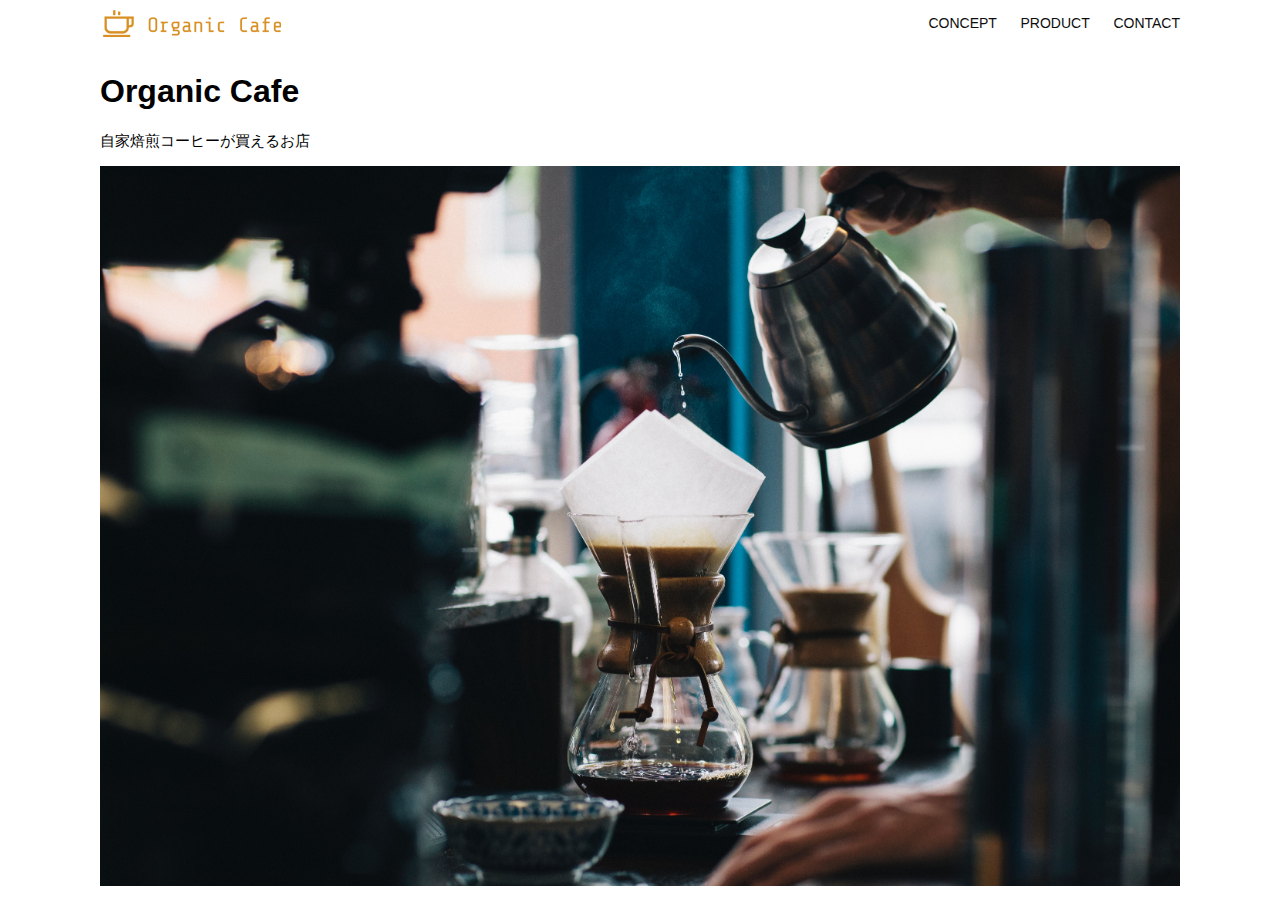
<file: kadai013/index.html>
<!DOCTYPE html>
<html>
  <head>
    <title>Organic Cafe</title>
    <meta charset="UTF-8" />
    <meta name="description" content="自家焙煎のコーヒーがお家で楽しめるOrganic Cafe"/>
    <meta name="viewport" content="width=device-width, initial-scale=1.0" />
    <link rel="stylesheet" href="style.css" />
  </head>
  <body>
    <!-- ヘッダー -->
    <header>
      <!-- ロゴ -->
      <a href="index.html" id="logo"><img src="images/logo.png" alt="トップページに戻る"/></a>

      <!-- PC用ナビゲーション -->
      <nav id="nav-pc">
        <a href="index.html#concept">CONCEPT</a>
        <a href="index.html#product">PRODUCT</a>
        <a href="index.html#contact">CONTACT</a>
      </nav>

      <!--SP用メニューボタン-->
        <img id="menu-sp" src="images/button-menu.png" alt="ナビゲーションを開く"
        onclick="document.getElementById('nav-sp').style.display = 'block'">

      <!--SP用ナビゲーション-->
      <nav id="nav-sp">
        <ul>
          <li>
            <img id="close" src="images/button-close.png" alt="ナビゲーションを閉じる"
            onclick="document.getElementById('nav-sp').style.display = 'none'">
          </li>
          <li>
            <a id="logo-sp" href="index.html" onclick="document.getElementById('nav-sp'),style.display = 'none'">
              <img src="images/logo-sp.png" alt="トップページに戻る">
            </a>
          </li>
          <li>
            <a class="menu" href="index.html#concept" onclick="document.getElementById('nav-sp').style.display = 'none'">CONCEPT</a>
          </li>
          <li>
            <a class="menu" href="index.html#product" onclick="document.getElementById('nav-sp').style.display = 'none'">PRODUCT</a>
          </li>
          <li>
            <a class="menu" href="index.html#contact" onclick="document.getElementById('nav-sp').style.display = 'none'">CONTACT</a>
          </li>
        </ul>
      </nav>
    </header>

    <main>
      <article>
        <!-- メインビジュアル -->
        <section id="main-visual">
          <div id="main-message">
            <h1>Organic Cafe</h1>
            <p>自家焙煎コーヒーが買えるお店</p>
          </div>
          <img src="images/main-image.jpg" alt="コーヒーをハンドドリップで淹れる画像"/>
        </section>
      </article>
    </main>
  </body>
</html>
</file>
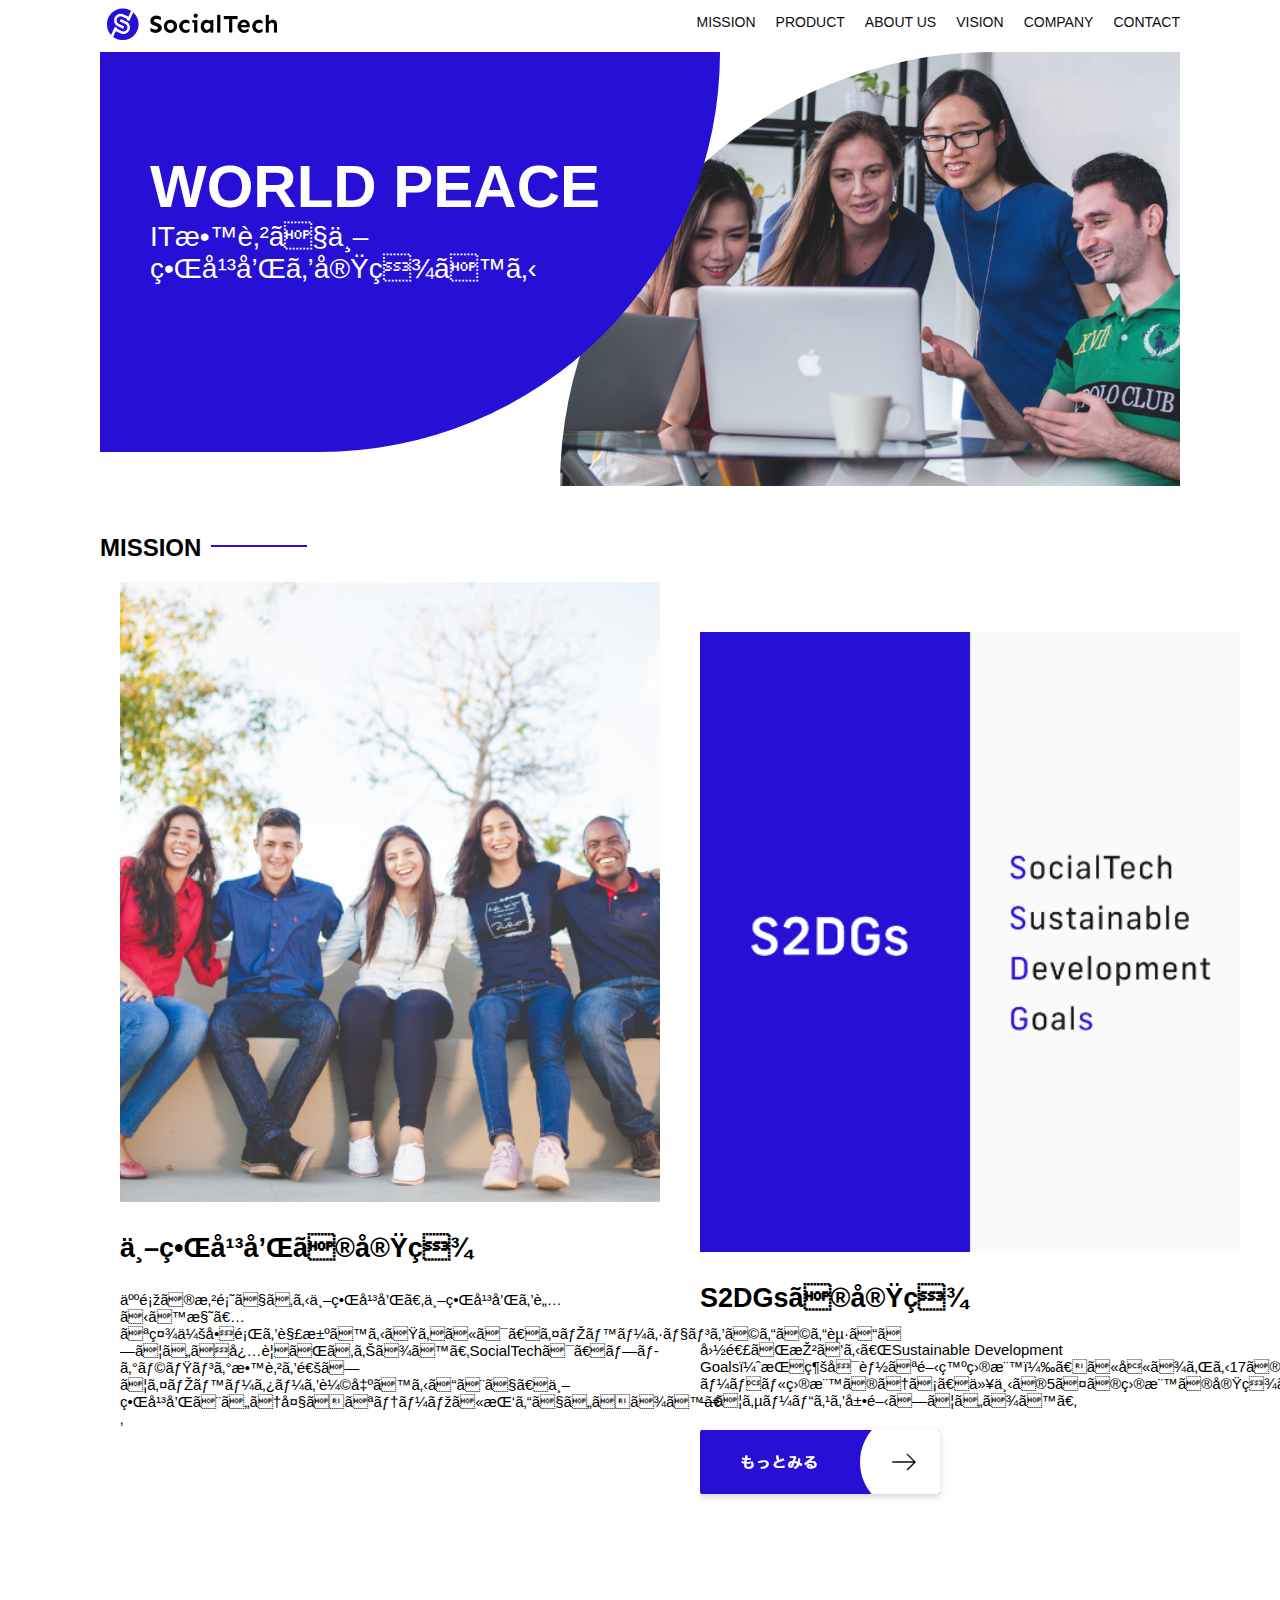
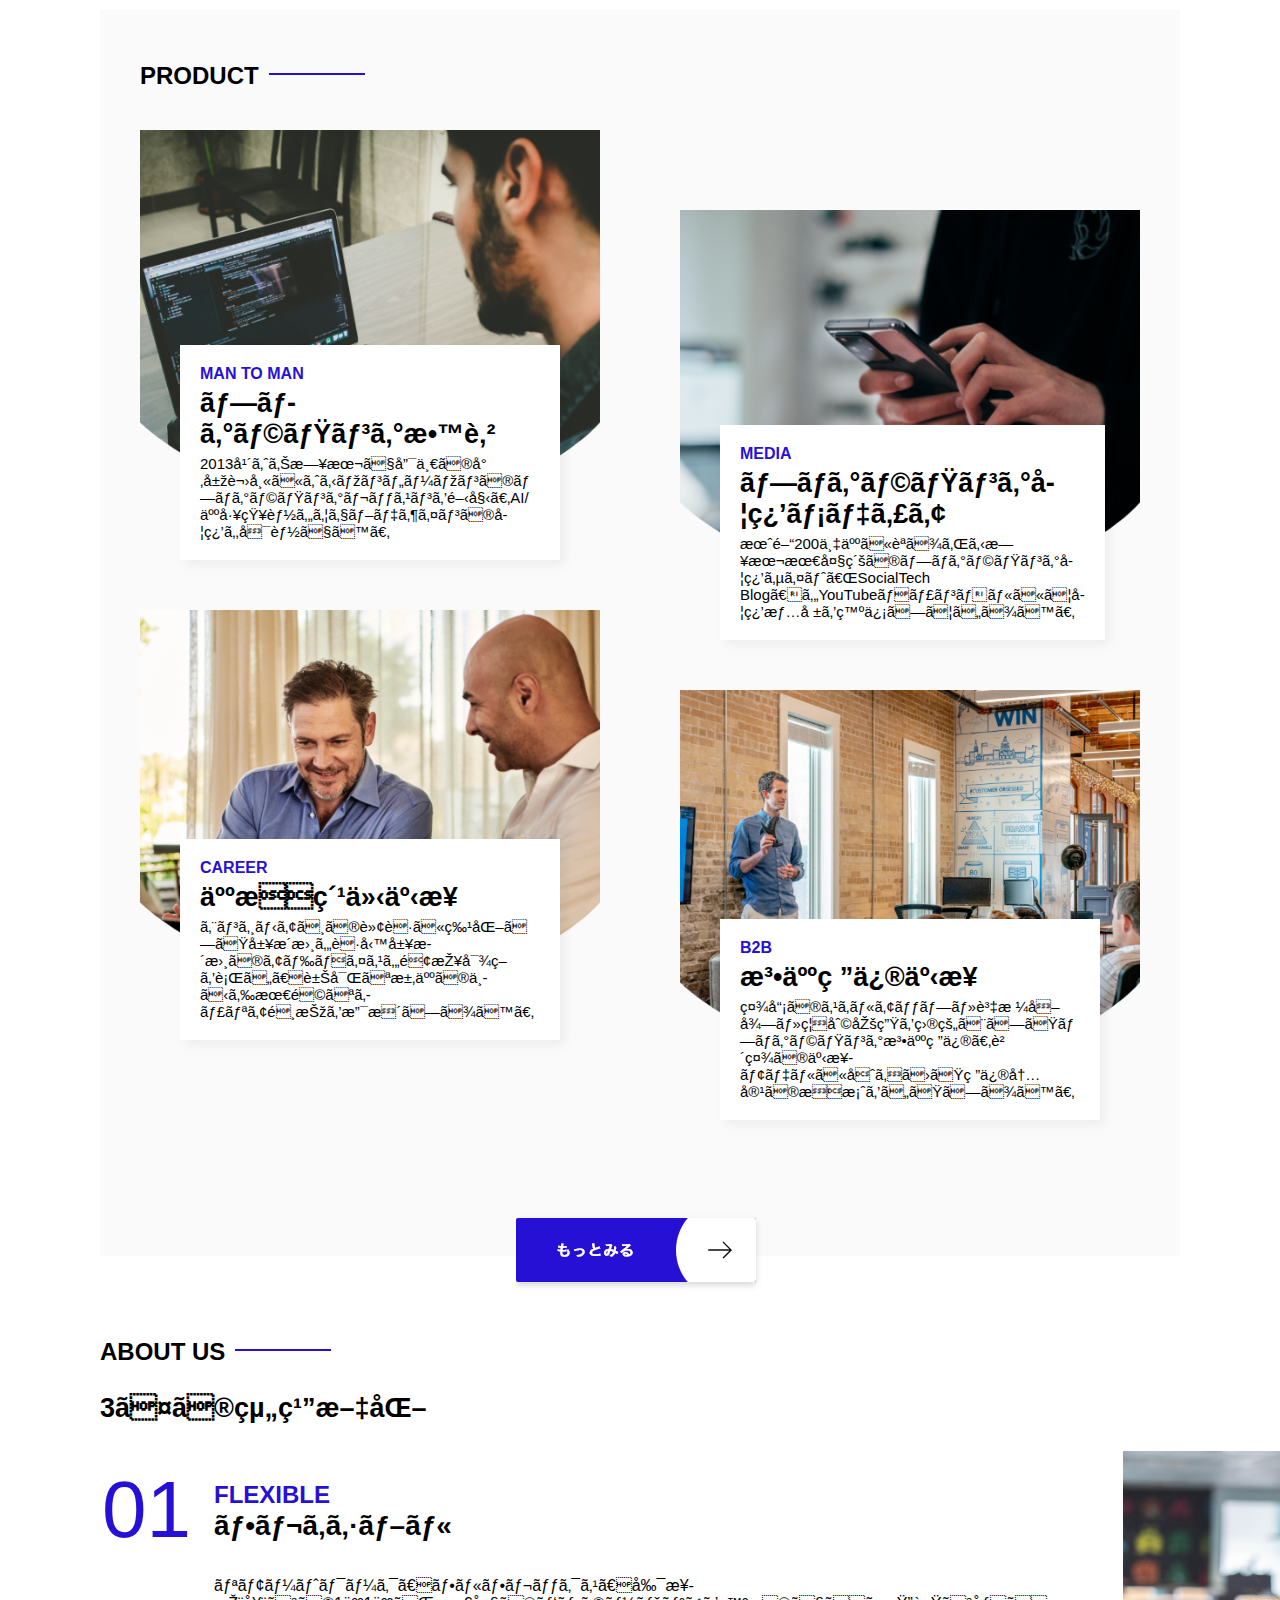
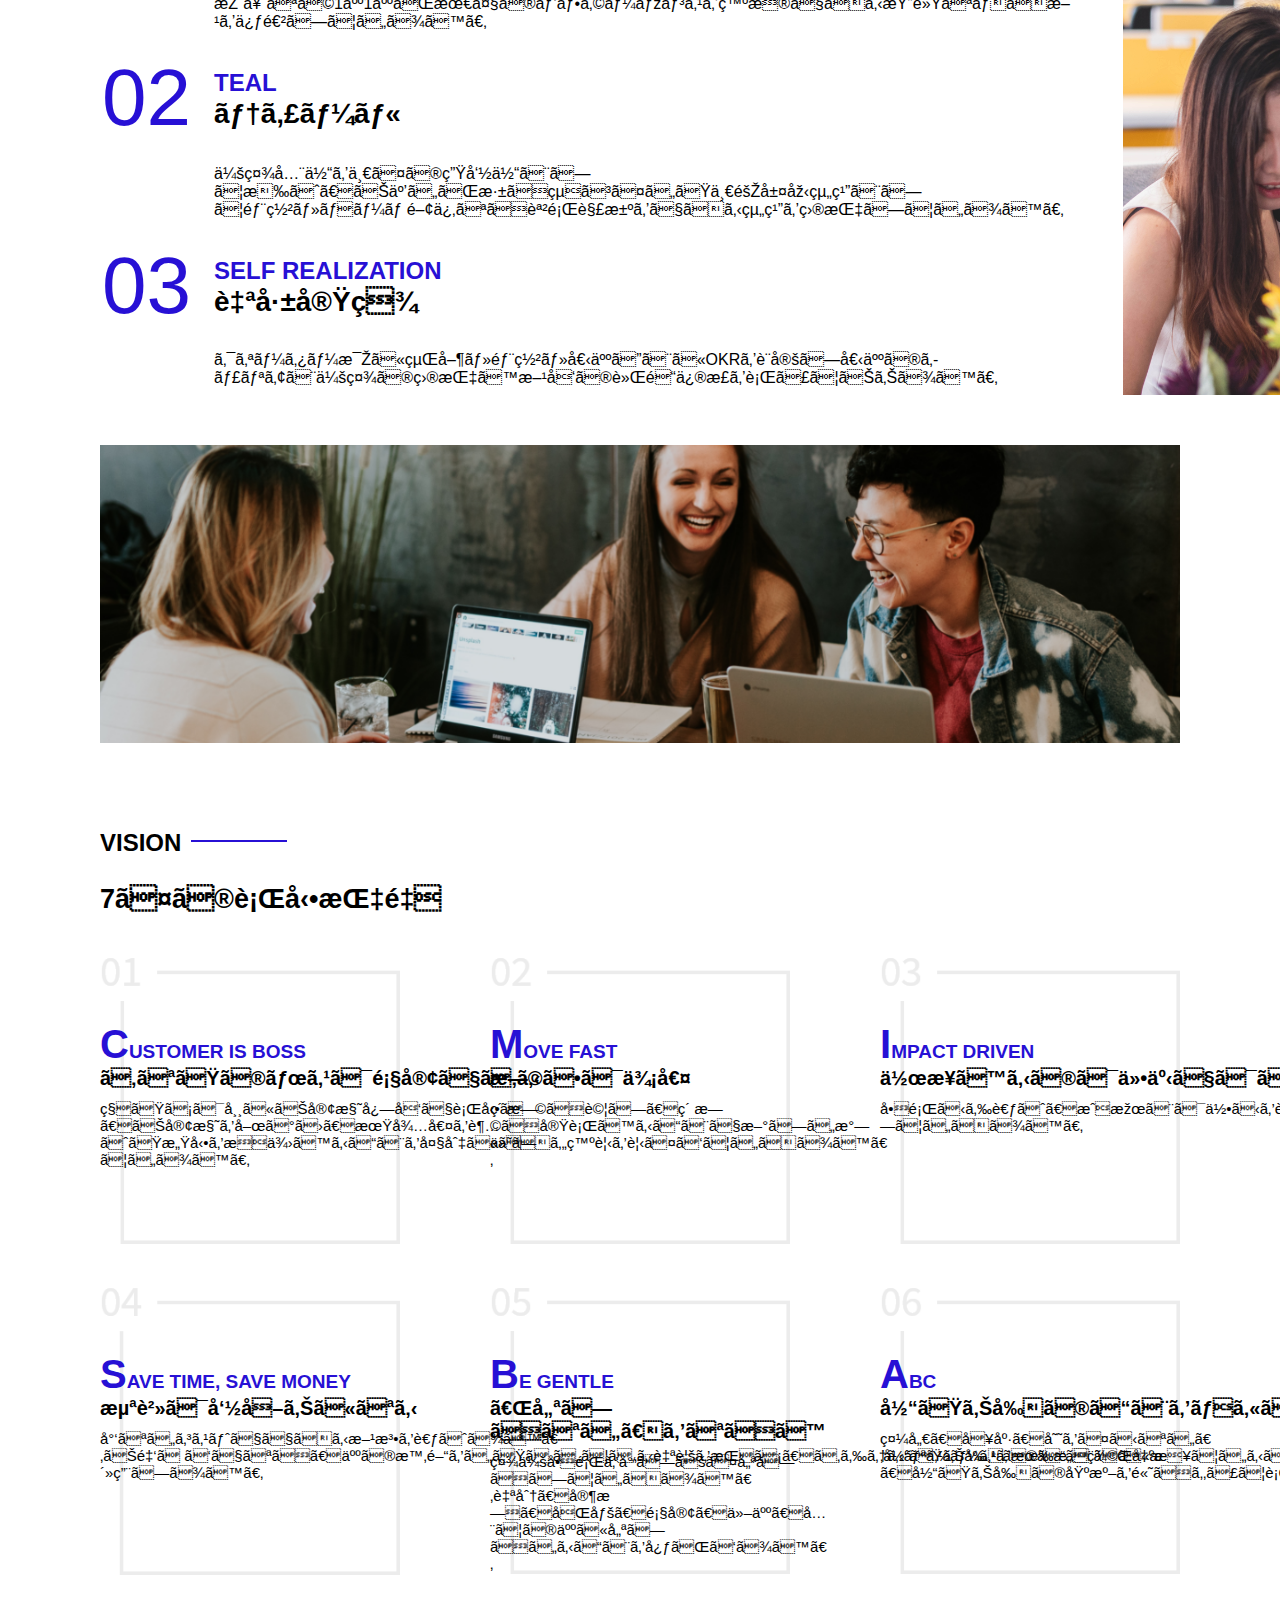
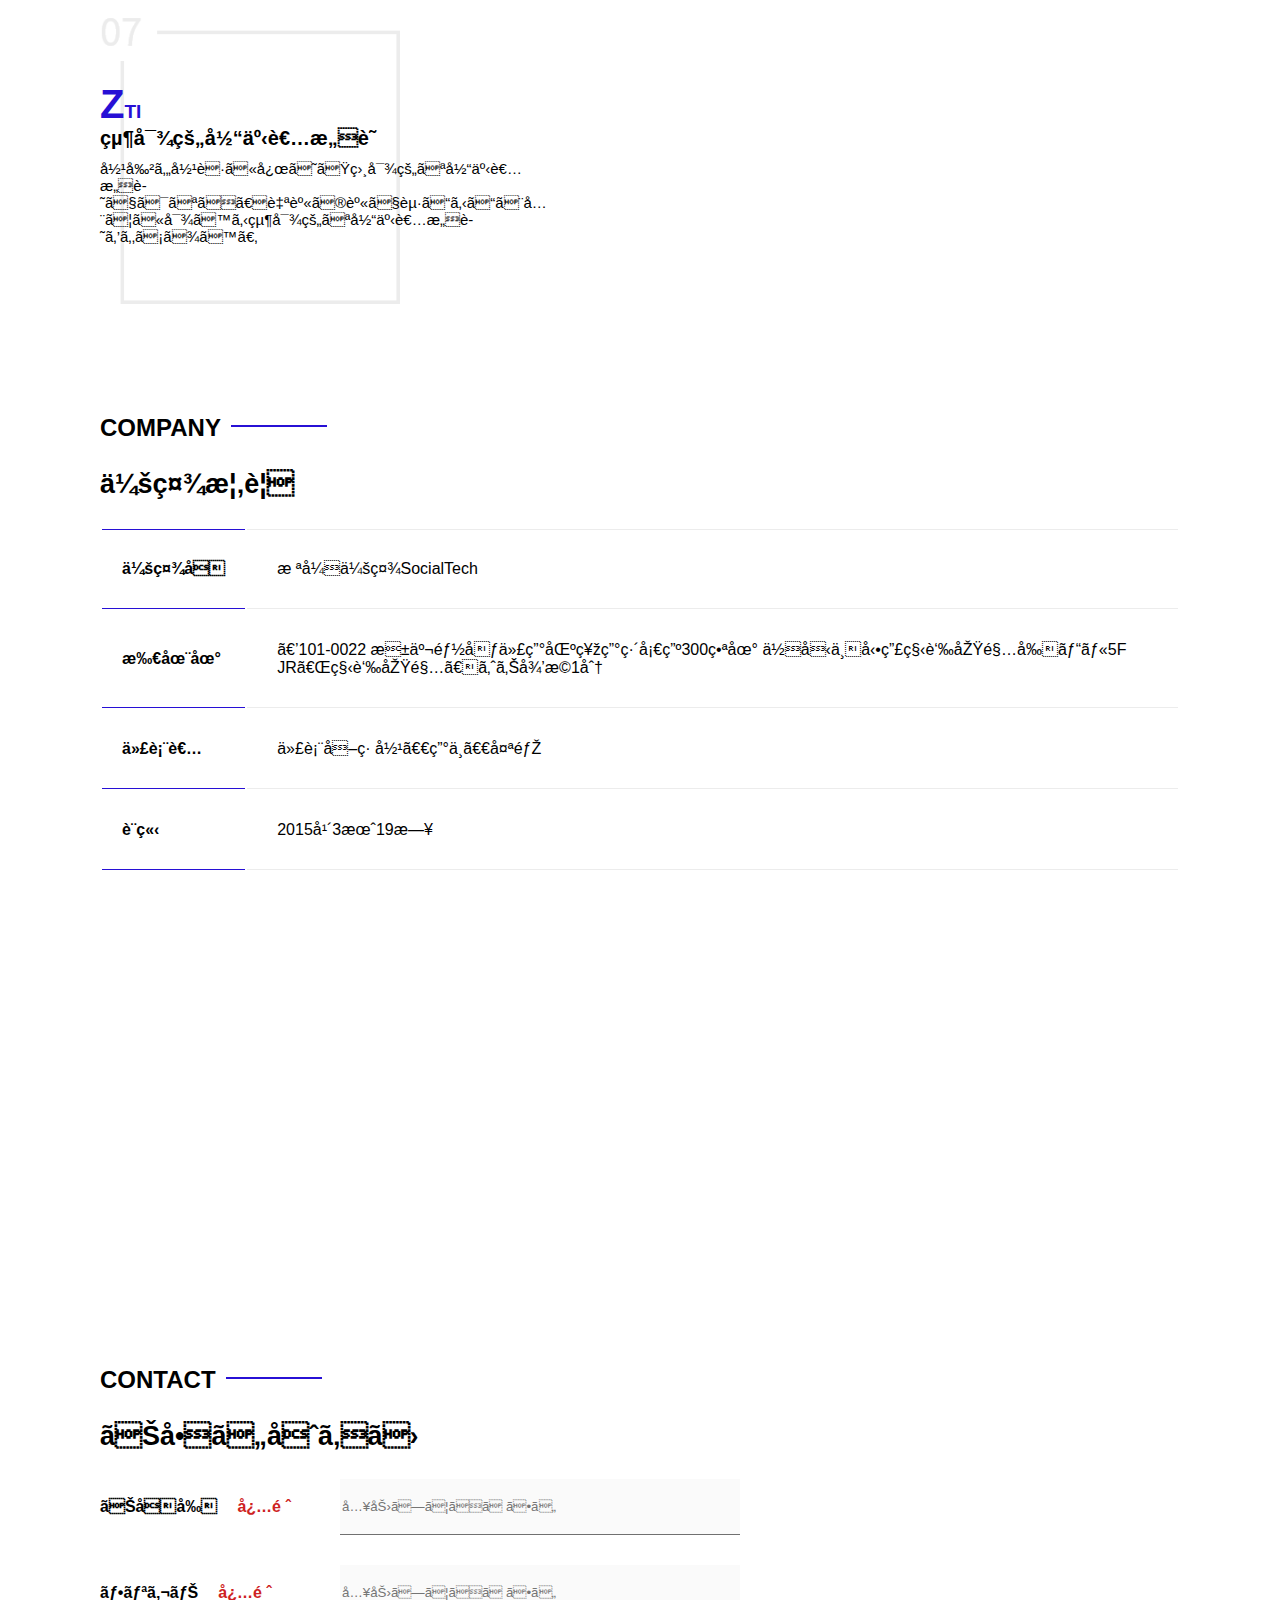
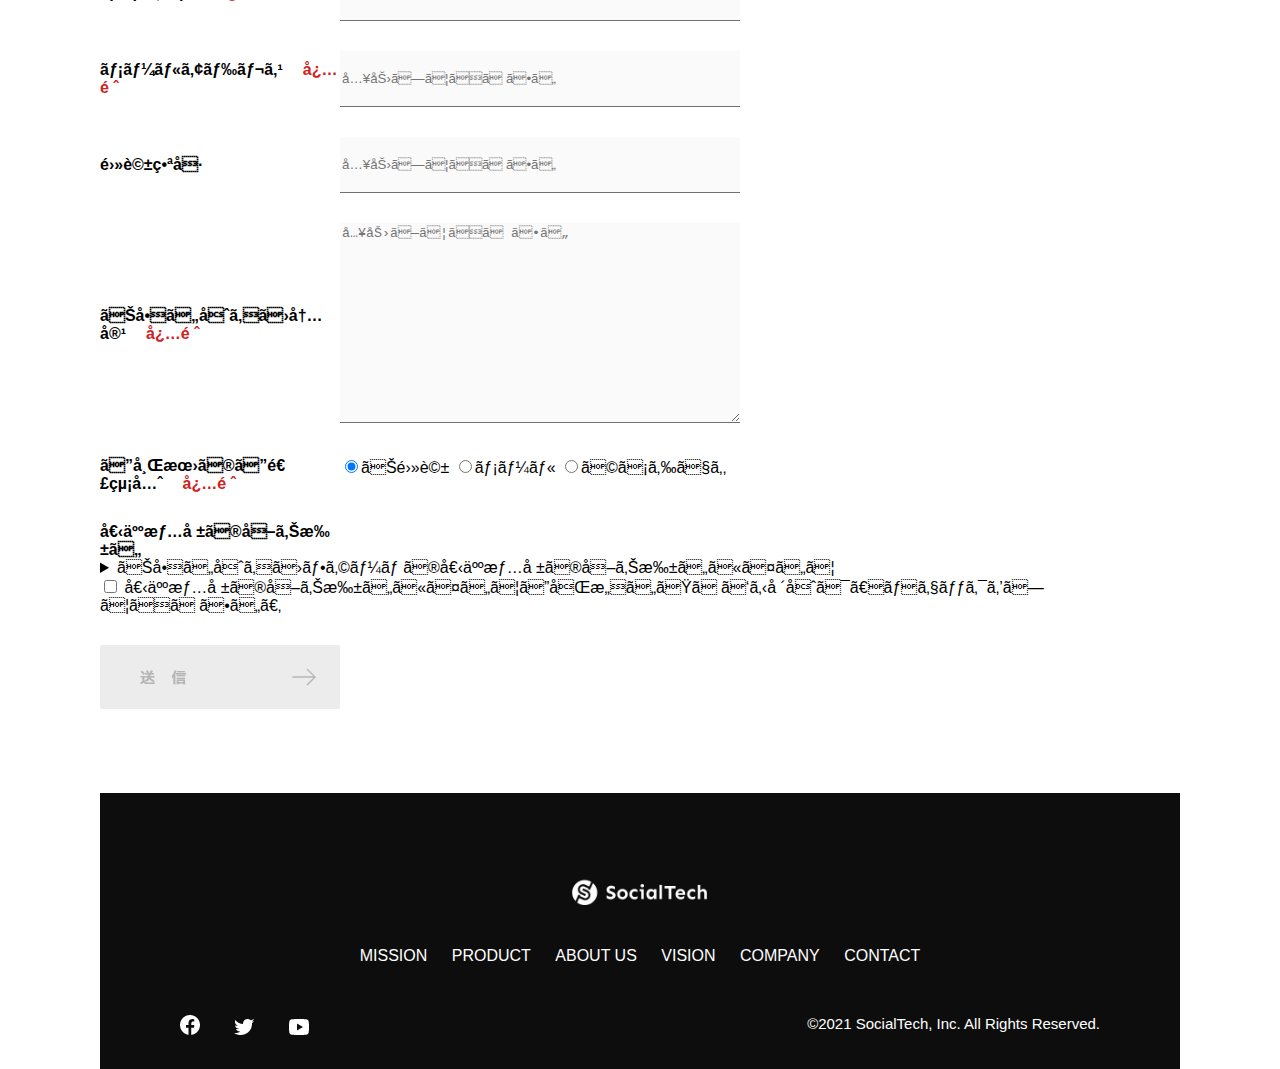
<file: kadai_tutorial_output/index.html>
<!DOCTYPE html>
    <html>
        <head>
            <title>SocialTech</title> 
            <meta charset="UTF=8">
            <meta name="description" content="SocialTechはEdTech業界のリーディングカンパニーを目指します。">
            <meta name="viewport" content="width=device-width, initial-scale=1.0">
            <link rel="stylesheet" href="style.css">
        </head>
        <body>
            <!--ヘッダー-->
            <header>
                <!--ロゴ-->
                <a href="index.html" id="logo">
                    <img src="images/logo.png" alt="トップページに戻る">
                </a>
                <!--PC用ナビゲーション-->
                <nav id="nav-pc">
                    <ul>
                        <li><a href="mission.html">MISSION</a></li>
                        <li><a href="product.html">PRODUCT</a></li>
                        <li><a href="index.html#aboutus">ABOUT US</a></li>
                        <li><a href="index.html#vision">VISION</a></li>
                        <li><a href="index.html#company">COMPANY</a></li>
                        <li><a href="index.html#contact">CONTACT</a></li>
                    </ul>
                </nav>
                <!--スマホ用メニューボタン-->
                <button id="menu-sp" onclick="document.getElementById('nav-sp').style.display = 'block'">
                    <img src="images/button-menu.png" alt="ナビゲーションを開く">
                </button>
                <!--スマホ用ナビゲーション-->
                <div id="nav-sp">
                    <button id="close" onclick="document.getElementById('nav-sp').style.display = 'none'">
                        <img src="images/button-close.png" alt="ナビゲーションを閉じる">        
                    </button>

                    <nav>
                        <ul>
                            <li><a id="logo-sp" href="index.html" onclick="document.getElementById('nav-sp').style.display = 'none'"><img src="images/logo-sp.png" alt="トップページに戻る"></a></li>
                            <li><a class="menu" href="mission.html" onclick="document.getElementById('nav-sp').style.display = 'none'">MISSION</a></li>
                            <li><a class="menu" href="product.html" onclick="document.getElementById('nav-sp').style.display = 'none'">PRODUCT</a></li>
                            <li><a class="menu" href="index.html#aboutus" onclick="document.getElementById('nav-sp').style.display = 'none'">ABOUT US</a></li>
                            <li><a class="menu" href="index.html#vision" onclick="document.getElementById('nav-sp').style.display = 'none'">VISION</a></li>
                            <li><a class="menu" href="index.html#company" onclick="document.getElementById('nav-sp').style.display = 'none'">COMPANY</a></li>
                            <li><a class="menu" href="index.html#contact" onclick="document.getElementById('nav-sp').style.display = 'none'">CONTACT</a></li>
                        </ul>
                    </nav>
                    <div id="sns">
                        <a href="https://www.facebook.com/sejuku2013">
                            <img src="images/button-facebook.png" alt="Facebookのリンク">
                        </a>
                        <a href="https://twitter.com/samuraijuku">
                            <img src="images/button-twitter.png" alt="Twitterのリンク">
                        </a>
                        <a href="https://www.youtube.com/channel/UCCFOQO5aDK0xXam4cUQXT8g">
                            <img src="images/button-youtube.png" alt="YouTubeのリンク">
                        </a>
                    </div>
                </div>
            </header>
            <main>
                <article>
                <!--メインビジュアル-->                        
                    <section id="main-visual">
                            <div id="main-message">
                            <h1>WORLD PEACE</h1>
                            <p>IT教育で世界平和を実現する</p>
                        </div>
                        <img src="images/index/index-main.png"alt="PCの周りに集まる多国籍の仲間たち">
                    </section>
                <!--ミッション-->
                    <section id="mission">
                        <h2 class="index-h2">MISSION</h2>
                        <div id="mission-flex">
                            <div>
                                <img id="mission-photo" src="images/index/index-mission.png" alt="屋外のベンチで写真を撮影する多国籍の仲間たち">
                                <h3>世界平和の実現</h3>
                                <p>
                                    人類の悲願である世界平和。世界平和を脅かす様々な社会問題を解決するためには、イノベーションをどんどん起こしていく必要があります。SocialTechは、プログラミング教育を通してイノベーターを輩出することで、世界平和という大きなテーマに挑んでいきます。
                                </p>
                            </div>
                            <div>
                                <img id="s2dgs" src="images/index/s2dgs.png" alt="S2DGs">
                                <h3>S2DGsの実現</h3>
                                <p>
                                    国連が掲げる「Sustainable Development Goals（持続可能な開発目標）」に含まれる17のグローバル目標のうち、以下の5つの目標の実現をミッションとしてサービスを展開しています。
                                </p>
                                <a href="mission.html">
                                    <img src="images/button-more.png" alt="もっとみる">
                                </a>
                            </div>
                        </div>
                    </section>
                <!--プロダクト-->
                    <section id="product">
                        <h2 class="index-h2">PRODUCT</h2>
                        <div class="product-flex">
                            <div id="product-left">
                                <div>
                                    <img class="product-photo" src="images/index/index-mantoman.png" alt="PCでコードを書く男性">
                                    <div class="product-explain">
                                        <span>MAN TO MAN</span>
                                        <h3>プログラミング教育</h3>
                                        <p>2013年より日本で唯一の専属講師によるマンツーマンのプログラミングレッスンを開始。AI/人工知能やウェブデザインの学習も可能です。</p>
                                    </div>
                                </div>
                                <div>
                                    <img class="product-photo" src="images/index/index-career.png" alt="笑顔で話し合う2人の男性">
                                    <div class="product-explain">
                                        <span>CAREER</span>
                                        <h3>人材紹介事業</h3>
                                        <p>エンジニアへの転職に特化した履歴書や職務履歴書のアドバイスや面接対策を行い、豊富な求人の中から最適なキャリア選択を支援します。</p>
                                    </div>
                                </div>
                            </div>
                            <div id="product-right">
                                <div>
                                    <img class="product-photo" src="images/index/index-media.png" alt="スマートフォンを操作する人">
                                    <div class="product-explain">
                                        <span>MEDIA</span>
                                        <h3>プログラミング学習メディア</h3>
                                        <p>月間200万人に読まれる日本最大級のプログラミング学習サイト「SocialTech Blog」やYouTubeチャンネルにて学習情報を発信しています。</p>
                                    </div>
                                </div>
                                <div>
                                    <img class="product-photo" src="images/index/index-b2b.png" alt="公演中の男性とそれを聴く人々">
                                    <div class="product-explain">
                                        <span>B2B</span>
                                        <h3>法人研修事業</h3>
                                        <p>社員のスキルアップ・資格取得・福利厚生を目的としたプログラミング法人研修。貴社の事業モデルに合わせた研修内容の提案をいたします。</p>
                                    </div>
                                </div>
                            </div>
                        </div>
                        <div id="product-more">
                            <a href="product.html">
                                <img src="images/button-more.png" alt="もっとみる">
                            </a>
                        </div>
                    </section>
                <!--ABOUT US-->
                        <section id="aboutus">
                            <h2 class="index-h2">ABOUT US</h2>
                            <h3>3つの組織文化</h3>
                            <div>
                                <table class="culture-table">
                                    <tr>
                                        <td class="culture-num">01</td>
                                        <th><span class="culture-en">FLEXIBLE</span><br>フレキシブル</th>
                                    </tr>
                                    <tr>
                                        <td>
                                            <!--空のセル-->
                                        </td>
                                        <td class="culture-description">リモートワーク、フルフレックス、副業推奨など1人1人が最大のパフォーマンスを発揮できる柔軟な働き方を促進しています。</td>
                                    </tr>
                                    <tr>
                                        <td class="culture-num">02</td>
                                        <th><span class="culture-en">TEAL</span><br>ティール</th>
                                    </tr>
                                    <tr>
                                        <td>
                                            <!--空のセル-->
                                        </td>
                                        <td class="culture-description">会社全体を一つの生命体として捉え、お互いが深く結びついた一階層型組織として部署・チーム関係なく課題解決をできる組織を目指しています。</td>
                                    </tr>
                                    <tr>
                                        <td class="culture-num">03</td>
                                        <th><span class="culture-en">SELF REALIZATION</span><br>自己実現</th>
                                    </tr>
                                    <tr>
                                        <td>
                                            <!--空のセル-->
                                        </td>
                                        <td class="culture-description">クオーター毎に経営・部署・個人ごとにOKRを設定し個人のキャリアと会社の目指す方向の軌道修正を行っております。</td>
                                    </tr>
                                </table>
                                    <img class="culture-img" src="images/index/index-aboutus1.png" alt="笑顔で話し合う2人の女性">
                            </div>
                                <img class="culture-img2" src="images/index/index-aboutus2.png" alt="笑顔で話し合う3人の男女">
                    </section>
                <!--VISION-->
                <section id="vision">
                    <h2 class="index-h2">VISION</h2>
                    <h3>7つの行動指針</h3>
                    <div>
                        <div class="vision-box">
                            <img src="images/index/vision-01.png" alt="01">
                            <div>
                                <h4>CUSTOMER IS BOSS</h4>
                                <h5>あなたのボスは顧客である</h5>
                                <p>私たちは常にお客様志向で行動し、お客様を喜ばせ、期待値を超えた感動を提供することを大切にしています。</p>
                            </div>
                        </div>
                        <div class="vision-box">
                            <img src="images/index/vision-02.png" alt="02">
                            <div>
                                <h4>MOVE FAST</h4>
                                <h5>早さは価値</h5>
                                <p>素早く試し、素早く実行することで新しい気付きや発見を見つけていきます。</p>
                            </div>
                        </div>
                        <div class="vision-box">
                            <img src="images/index/vision-03.png" alt="03">
                            <div>
                                <h4>IMPACT DRIVEN</h4>
                                <h5>作業するのは仕事ではない</h5>
                                <p>問題から考え、成果とは何かを考え続け、インパクトのある成果を生むために仕事をしていきます。</p>
                            </div>
                        </div>
                        <div class="vision-box">
                            <img src="images/index/vision-04.png" alt="04">
                            <div>
                                <h4>SAVE TIME, SAVE MONEY</h4>
                                <h5>浪費は命取りになる</h5>
                                <p>少ないコストでできる方法を考えます。お金だけでなく、人の時間をいただいている自覚を持ち、あらゆるリソースを有意義に活用します。</p>
                            </div>
                        </div>
                        <div class="vision-box">
                            <img src="images/index/vision-05.png" alt="05">
                            <div>
                                <h4>BE GENTLE</h4>
                                <h5>「優しくない」をなくす</h5>
                                <p>社会問題を少しずつ優しくしていきます。自分、家族、同僚、顧客、他人、全ての人に優しくいることを心がけます。</p>
                            </div>
                        </div>
                        <div class="vision-box">
                            <img src="images/index/vision-06.png" alt="06">
                            <div>
                                <h4>ABC</h4>
                                <h5>当たり前のことをバカにせずにちゃんとやる</h5>
                                <p>礼儀、健康、嘘をつかない。当たり前のことが出来ているかを常に自問し、当たり前の基準を高くもって行動します。</p>
                            </div>
                        </div>
                        <div class="vision-box">
                            <img src="images/index/vision-07.png" alt="07">
                            <div>
                                <h4>ZTI</h4>
                                <h5>絶対的当事者意識</h5>
                                <p>役割や役職に応じた相対的な当事者意識ではなく、自身の身で起こること全てに対する絶対的な当事者意識をもちます。</p>
                            </div>
                        </div>
                    </div>
                </section>
            <!--COMPANY-->    
                <section id="company">
                    <h2 class="index-h2">COMPANY</h2>
                    <h3>会社概要</h3>
                        <table id="company-table">
                            <tr>
                                <th class="tableheader tableheader-first">会社名</th>
                                <td class="cell cell-first">株式会社SocialTech</td>
                            </tr>
                            <tr>
                                <th class="tableheader">所在地</th>
                                <td class="cell">〒101-0022 東京都千代田区神田練塀町300番地 住友不動産秋葉原駅前ビル5F<br>JR「秋葉原駅」より徒歩1分</td>
                            </tr>
                            <tr>
                                <th class="tableheader">代表者</th>
                                <td class="cell">代表取締役　田中　太郎</td>
                            </tr>
                            <tr>
                                <th class="tableheader">設立</th>
                                <td class="cell">2015年3月19日</td>
                            </tr>
                        </table>
                    <iframe src="https://www.google.com/maps/embed?pb=!1m18!1m12!1m3!1d3240.068855133681!2d139.77207767578852!3d35.69992317258122!2m3!1f0!2f0!3f0!3m2!1i1024!2i768!4f13.1!3m3!1m2!1s0x60188fee13660e23%3A0x77137876edf742ac!2z5L2P5Y-L5LiN5YuV55Sj56eL6JGJ5Y6f6aeF5YmN44OT44Or!5e0!3m2!1sja!2sjp!4v1728704782949!5m2!1sja!2sjp" width="600" height="450" style="border:0;" allowfullscreen="" loading="lazy" referrerpolicy="no-referrer-when-downgrade"></iframe>
                </section>
            <!--お問い合わせフォーム-->
                <section id="contact">
                    <h2 class="index-h2">CONTACT</h2>
                    <h3>お問い合わせ</h3>
                    <form>
                        <div>
                            <div class="contact-heading">
                                <label class="contact-label">お名前<span class="contact-span">必須</span></label>
                            </div>
                            <div>
                                <input type="text" name="name" placeholder="入力してください" class="contact-textbox">
                            </div>
                        </div>
                        <div>
                            <div class="contact-heading">
                                <label class="contact-label">フリガナ<span class="contact-span">必須</span></label>
                            </div>
                            <div>
                                <input type="text" name="hurigana" placeholder="入力してください" class="contact-textbox">
                            </div>
                        </div>
                        <div>
                             <div class="contact-heading">
                                <label class="contact-label">メールアドレス<span class="contact-span">必須</span></label>
                            </div>
                            <div>
                                <input type="text" name="email" placeholder="入力してください" class="contact-textbox">
                            </div>
                        </div>
                        <div>
                            <div class="contact-heading">
                                <label class="contact-label">電話番号</label>
                            </div>
                            <div>
                                <input type="text" name="tel" placeholder="入力してください" class="contact-textbox">
                            </div>
                        </div>
                        <div>
                            <div class="contact-heading">
                                <label class="contact-label">お問い合わせ内容<span class="contact-span">必須</span></label>
                            </div>
                            <div>
                                <textarea class="contact-textarea" placeholder="入力してください" name="message"></textarea>
                            </div>
                        </div>
                        <div>
                            <div class="contact-heading">
                                <label class="contact-label">ご希望のご連絡先<span class="contact-span">必須</span></label>
                            </div>
                            <div>
                                <input class="radiobutton" type="radio" value="tel" name="contact" checked><label>お電話</label>
                                <input class="radiobutton" type="radio" value="mail" name="contact"><label>メール</label>
                                <input class="radiobutton" type="radio" value="both" name="contact"><label>どちらでも</label>
                            </div>
                        </div>
                        <div>
                            <div class="contact-heading">
                                <label class="contact-label">個人情報の取り扱い</label>
                            </div>
                            <div>
                                <details>
                                    <summary>お問い合わせフォームの個人情報の取り扱いについて</summary>
                                    <div>
                                        <dl>
                                            <dt>１．組織の名称又は氏名</dt>
                                            <dd>株式会社SocialTech</dd>
                                            <dt>２．個人情報保護管理者（若しくはその代理人）の氏名又は職名、所属及び連絡先</dt>
                                            <dd>
                                                <p>鈴木　一郎　コーポレート部</p>
                                                <p>メールアドレス：samurai@example.com</p>
                                                <p>TEL：03-1234-5678</p>
                                            </dd>
                                            <dt>３．個人情報の利用目的</dt>
                                                <dd>
                                                    <ul>
                                                        <li>本サービス及び本サービスに関連する情報の提供又はそれらに関する連絡のため</li>
                                                        <li>ユーザーの本人確認のため</li>
                                                        <li>当社サービスのご案内のため</li>
                                                        <li>当社の商品等の広告又は宣伝（電子メールによるものを含むものとします。）</li>
                                                    </ul>
                                                </dd>
                                            <dt>４．個人情報の取り扱い業務の委託</dt>
                                            <dd>個人情報の取扱業務の全部または一部を外部に業務委託する場合があります。その際、弊社は、個人情報を適切に保護できる管理体制を敷き実行していることを条件として委託先を厳選したうえで、機密保持契約を委託先と締結し、お客様の個人情報を厳密に管理させます。</dd>
                                            <dt>５．個人情報の開示等の請求</dt>
                                            <dd>お客様は、弊社に対してご自身の個人情報の開示等（利用目的の通知、開示、内容の訂正・追加・削除、利用の停止または消去、第三者への提供の停止）に関して、当社問合わせ窓口に申し出ることができます。
                                                <br> その際、弊社はお客様ご本人を確認させていただいたうえで、合理的な期間内に対応いたします。
                                                <br>なお、個人情報に関する弊社問合わせ先は、次の通りです。
                                            </dd>
                                            <dd>
                                                <p>株式会社SocialTech</p>
                                                <p>〒150-0043　東京都千代田区神田練塀町300番地 住友不動産秋葉原駅前ビル5F</p>
                                                <p>メールアドレス：samurai@example.com　TEL：03-1234-5678</p>
                                            </dd>
                                            <dt>６．個人情報を提供されることの任意性について</dt>
                                            <dd>お客様がご自身の個人情報を弊社に提供されるか否かは、お客様のご判断によりますが、もしご提供されない場合には、適切なサービスが提供できない場合がありますので予めご了承ください。</dd>
                                        </dl>
                                    </div>
                                </details>
                                <input type="checkbox" name="agree">
                                <span>個人情報の取り扱いについてご同意いただける場合は、チェックをしてください。</span>
                            </div>
                        </div>
                            <input type="image" src="images/button-submit.png" alt="送信する">
                    </form>
                </section>
                </article>
            </main>

                <footer>
                    <div id="footer-logo">
                        <img src="images/logo-sp.png" alt="SocialTech">
                    </div>
                    <div id="footer-link">
                        <a href="mission.html">MISSION</a>
                        <a href="product.html">PRODUCT</a>
                        <a href="index.html#aboutus">ABOUT US</a>
                        <a href="index.html#vision">VISION</a>
                        <a href="index.html#company">COMPANY</a>
                        <a href="index.html#contact">CONTACT</a>
                    </div>
                    <div id="sns-footer">
                        <div class="sns-btns">
                            <a href="https://www.facebook.com/sejuku2013"><img src="images/button-facebook.png" alt="Facebookのリンク"></a>
                            <a href="https://twitter.com/samuraijuku"><img src="images/button-twitter.png" alt="Twitterのリンク"></a>
                            <a href="https://www.youtube.com/channel/UCCFOQO5aDK0xXam4cUQXT8g"><img src="images/button-youtube.png" alt="YouTubeのリンク"></a>
                        </div>
                        <p id="copyright">&copy;2021 SocialTech, Inc. All Rights Reserved.</p>
                    </div>
                </footer>
        </body>
    </html>
</file>
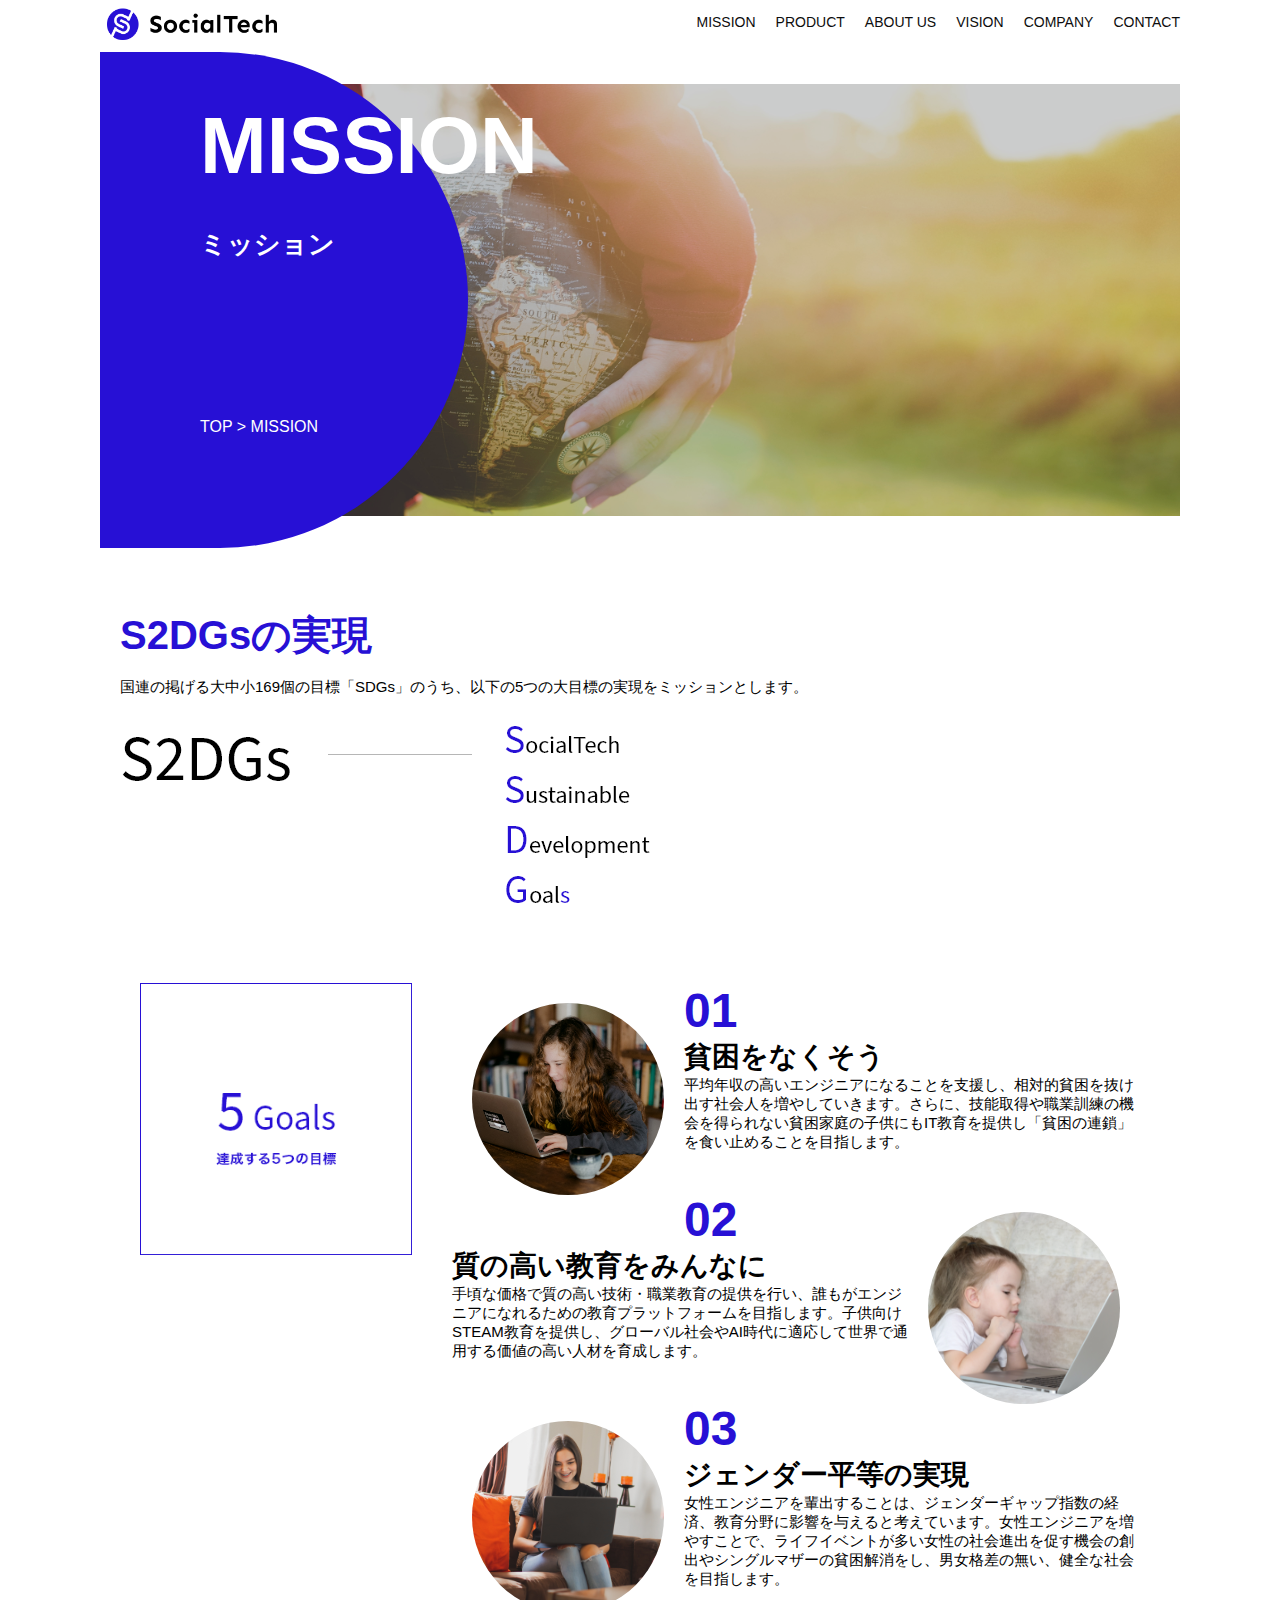
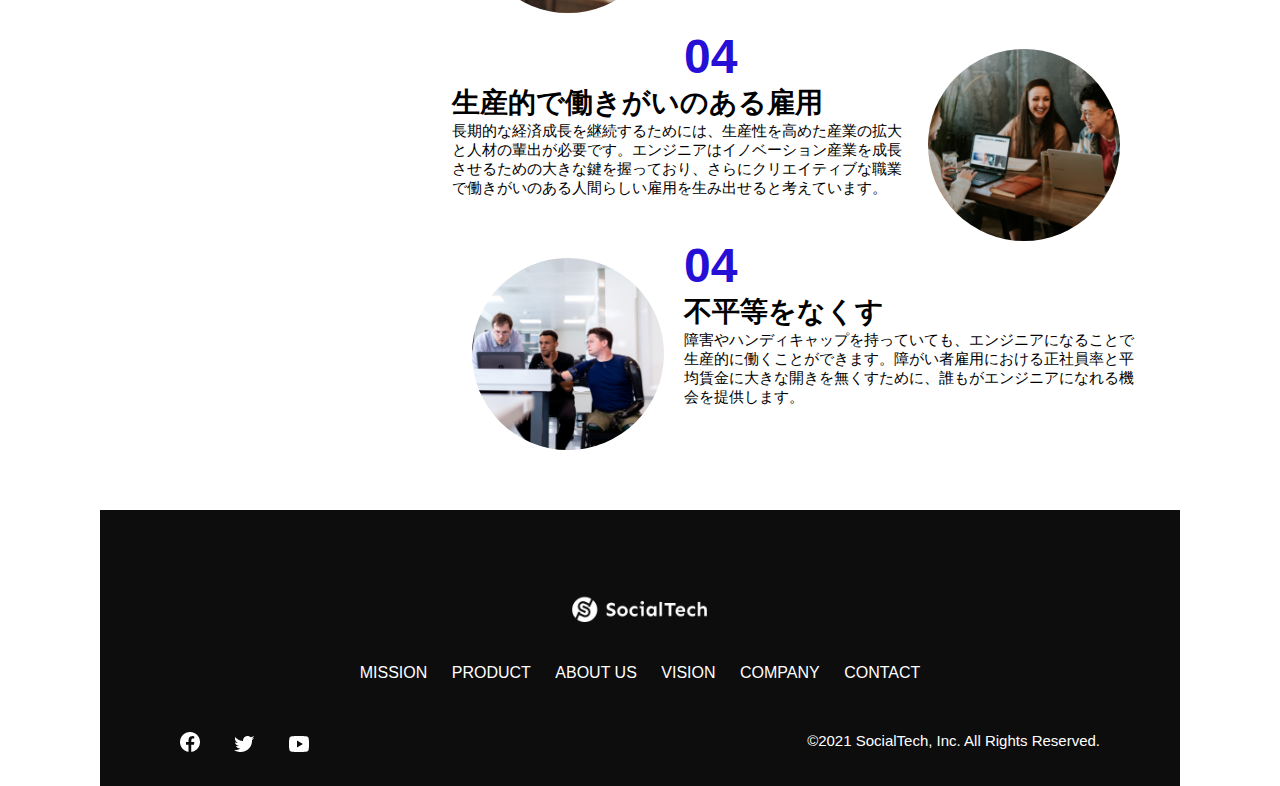
<file: kadai_tutorial_output/mission.html>
<!DOCTYPE html>
<html>
    <head>
        <title>SocialTech - MISSION ミッション</title>
        <meta charset="UTF-8">
        <meta name="description" content="SocialTechが目指す5つの目標（S2DGs）を紹介します">
        <meta name="viewport" content="width=device-width, initial-scale=1.0">
        <link rel="stylesheet" href="style.css">
    </head>

    <body>
        <!--ヘッダー-->
        <header>
            <!--ロゴ-->
            <a href="index.html">
                <img src="images/logo.png" alt="トップページに戻る">
            </a>
            <!--PC用ナビゲーション-->
            <nav id="nav-pc">
                <ul>
                    <li><a href="mission.html">MISSION</a></li>
                    <li><a href="product.html">PRODUCT</a></li>
                    <li><a href="index.html#aboutus">ABOUT US</a></li>
                    <li><a href="index.html#vision">VISION</a></li>
                    <li><a href="index.html#company">COMPANY</a></li>
                    <li><a href="index.html#contact">CONTACT</a></li>
                </ul>
            </nav>

            <!--スマホ用メニューボタン-->
            <button id="menu-sp" onclick="document.getElementById('nav-sp').style.display = 'block'">
                <img src="images/button-menu.png" alt="ナビゲーションを開く">
            </button>

            <!--スマホ用ナビゲーション-->
            <div id="nav-sp">
                <button id="close" onclick="document.getElementById('nav-sp').style.display = 'none'">
                    <img src="images/button-close.png" alt="ナビゲーションを閉じる">
                </button>

                <nav>
                    <ul>
                        <li>
                            <a id="logo-sp" href="index.html" onclick="document.getElementById('nav-sp').style.display = 'none'"><img src="images/logo-sp.png" alt="トップページに戻る"></a>
                        </li>
                        <li><a class="menu" href="mission.html" onclick="document.getElementById('nav-sp').style.display = 'none'">MISSION</a></li>
                        <li><a class="menu" href="product.html" onclick="document.getElementById('nav-sp').style.display = 'none'">PRODUCT</a></li>
                        <li><a class="menu" href="index.html#aboutus" onclick="document.getElementById('nav-sp').style.display = 'none'">ABOUT US</a></li>
                        <li><a class="menu" href="index.html#vision" onclick="document.getElementById('nav-sp').style.display = 'none'">VISION</a></li>
                        <li><a class="menu" href="index.html#company" onclick="document.getElementById('nav-sp').style.display = 'none'">COMPANY</a></li>
                        <li><a class="menu" href="index.html#contact" onclick="document.getElementById('nav-sp').style.display = 'none'">CONTACT</a></li>
                    </ul>
                </nav>
                <div id="sns">
                    <a href="https://www.facebook.com/sejuku2013">
                        <img src="images/button-facebook.png" alt="Facebookのリンク">
                    </a>
                    <a href="https://twitter.com/samuraijuku">
                        <img src="images/button-twitter.png" alt="Twitterのリンク">
                    </a>
                    <a href="https://www.youtube.com/channel/UCCFOQO5aDK0xXam4cUQXT8g">
                        <img src="images/button-youtube.png" alt="YouTubeのリンク">
                    </a>
                </div>
            </div>
        </header>

        <main>
            <article>
                <section id="mission-main">
                    <div class="mission-main-inner">
                        <div id="mission-title">
                            <h1>MISSION<br><span>ミッション</span></h1>
                            <p>TOP > MISSION</p>
                        </div>
                    </div>
                </section>
                <section id="mission-s2dgs">
                    <h2 class="mission-h2">S2DGsの実現</h2>
                    <p>国連の掲げる大中小169個の目標「SDGs」のうち、以下の5つの大目標の実現をミッションとします。</p>
                    <img src="images/mission/mission-s2dgs.png" alt="S2DGs">
                </section>

                <section id="mission-five-goals">
                    <div class="five-goals-image">
                        <img src="images/mission/mission-5goals.png" alt="5Goals">
                    </div>
                    <div class="five-goals-read">
                        <div>
                            <img class="fivegoals-image-left" src="images/mission/mission-5goals01.png" alt="PCを操作する女の子">
                            <span class="fivegoals-number">01</span>
                            <h3 class="fivegoals-h3">貧困をなくそう</h3>
                            <p class="fivegoals-p">平均年収の高いエンジニアになることを支援し、相対的貧困を抜け出す社会人を増やしていきます。さらに、技能取得や職業訓練の機会を得られない貧困家庭の子供にもIT教育を提供し「貧困の連鎖」を食い止めることを目指します。</p>
                        </div>
                        <div>
                            <img class="fivegoals-image-right" src="images/mission/mission-5goals02.png" alt="PCを見つめる小さい女の子">
                            <span class="fivegoals-number">02</span>
                            <h3 class="fivegoals-h3">質の高い教育をみんなに</h3>
                            <p class="fivegoals-p">手頃な価格で質の高い技術・職業教育の提供を行い、誰もがエンジニアになれるための教育プラットフォームを目指します。子供向けSTEAM教育を提供し、グローバル社会やAI時代に適応して世界で通用する価値の高い人材を育成します。</p>
                        </div>
                        <div>
                            <img class="fivegoals-image-left" src="images/mission/mission-5goals03.png" alt="PCを操作する女性">
                            <span class="fivegoals-number">03</span>
                            <h3 class="fivegoals-h3">ジェンダー平等の実現</h3>
                            <p class="fivegoals-p">女性エンジニアを輩出することは、ジェンダーギャップ指数の経済、教育分野に影響を与えると考えています。女性エンジニアを増やすことで、ライフイベントが多い女性の社会進出を促す機会の創出やシングルマザーの貧困解消をし、男女格差の無い、健全な社会を目指します。</p>
                        </div>
                        <div>
                            <img class="fivegoals-image-right" src="images/mission/mission-5goals04.png" alt="笑顔で話し合う3人の男女">
                            <span class="fivegoals-number">04</span>
                            <h3 class="fivegoals-h3">生産的で働きがいのある雇用</h3>
                            <p class="fivegoals-p">長期的な経済成長を継続するためには、生産性を高めた産業の拡大と人材の輩出が必要です。エンジニアはイノベーション産業を成長させるための大きな鍵を握っており、さらにクリエイティブな職業で働きがいのある人間らしい雇用を生み出せると考えています。</p>
                        </div>
                        <div>
                            <img class="fivegoals-image-left" src="images/mission/mission-5goals05.png" alt="障害を持つ男性が生き生きと働く様子">
                            <span class="fivegoals-number">04</span>
                            <h3 class="fivegoals-h3">不平等をなくす</h3>
                            <p class="fivegoals-p">障害やハンディキャップを持っていても、エンジニアになることで生産的に働くことができます。障がい者雇用における正社員率と平均賃金に大きな開きを無くすために、誰もがエンジニアになれる機会を提供します。</p>
                        </div>
                        
                    </div>


                </section>
            </article>
        </main>

        <footer>
            <div id="footer-logo">
                <img src="images/logo-sp.png" alt="SocialTech">
            </div>
            <div id="footer-link">
                <a href="mission.html">MISSION</a>
                <a href="product.html">PRODUCT</a>
                <a href="index.html#aboutus">ABOUT US</a>
                <a href="index.html#vision">VISION</a>
                <a href="index.html#company">COMPANY</a>
                <a href="index.html#contact">CONTACT</a>
            </div>
            <div id="sns-footer">
                <div class="sns-btns">
                    <a href="https://www.facebook.com/sejuku2013"><img src="images/button-facebook.png" alt="Facebookのリンク"></a>
                    <a href="https://twitter.com/samuraijuku"><img src="images/button-twitter.png" alt="Twitterのリンク"></a>
                    <a href="https://www.youtube.com/channel/UCCFOQO5aDK0xXam4cUQXT8g"><img src="images/button-youtube.png" alt="YouTubeのリンク"></a>
                </div>
                <p id="copyright">&copy;2021 SocialTech, Inc. All Rights Reserved.</p>
            </div>
        </footer>

    </body>
</html>
</file>
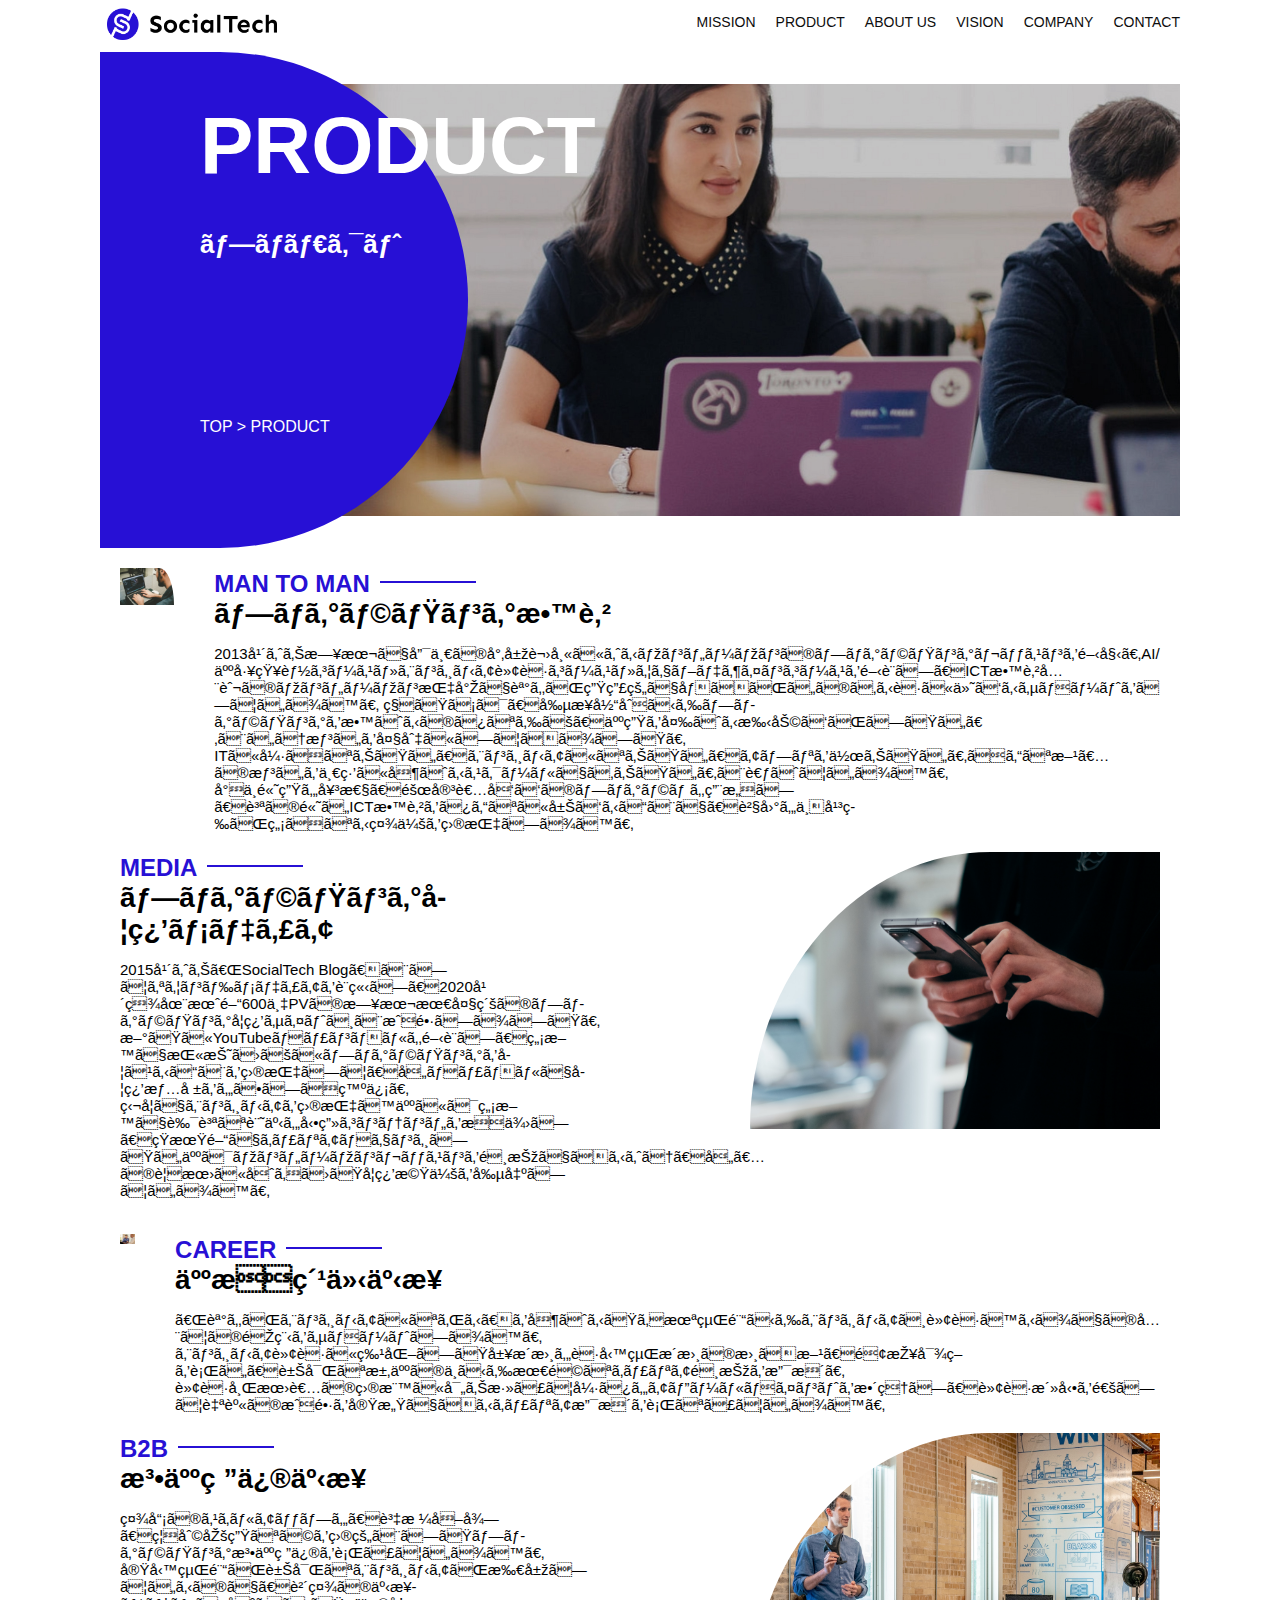
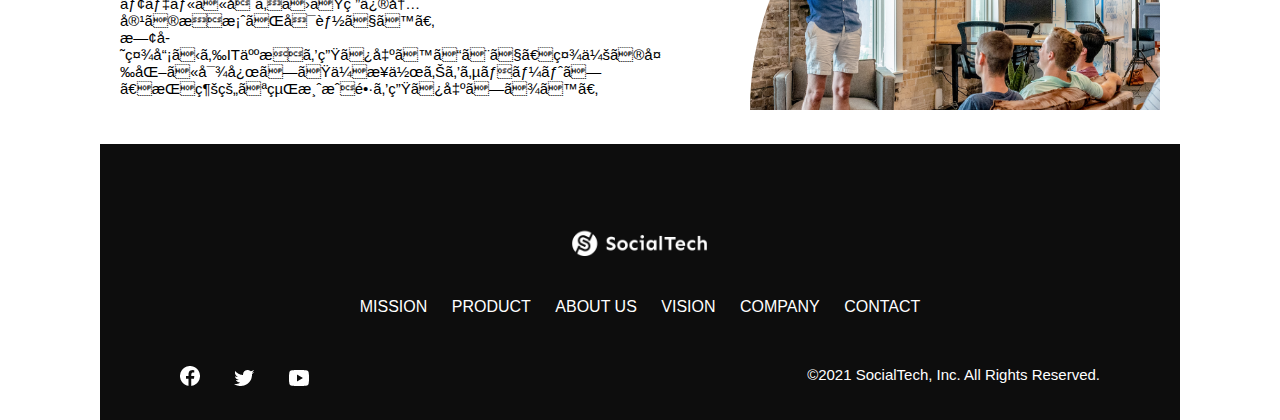
<file: kadai_tutorial_output/product.html>
<!DOCTYPE html>
    <html>
        <head>
            <title>SocialTech -PRODUCT　プロダクト</title> 
            <meta charset="UTF=8">
            <meta name="discription" content="SocialTechの4つのプロダクトを紹介します">
            <meta name="viewport" content="width=device-width, initial-scale=1.0">
            <link rel="stylesheet" href="style.css">
        </head>

        <body>
            <!--ヘッダー-->
            <header>
                <!--ロゴ-->
                <a href="index.html" id="logo">
                    <img src="images/logo.png" alt="トップページに戻る">
                </a>
                <!--PC用ナビゲーション-->
                <nav id="nav-pc">
                    <ul>
                        <li><a href="mission.html">MISSION</a></li>
                        <li><a href="product.html">PRODUCT</a></li>
                        <li><a href="index.html#aboutus">ABOUT US</a></li>
                        <li><a href="index.html#vision">VISION</a></li>
                        <li><a href="index.html#company">COMPANY</a></li>
                        <li><a href="index.html#contact">CONTACT</a></li>
                    </ul>
                </nav>
                <!--スマホ用メニューボタン-->
                <button id="menu-sp" onclick="document.getElementById('nav-sp').style.display = 'block'">
                    <img src="images/button-menu.png" alt="ナビゲーションを開く">
                </button>
                <!--スマホ用ナビゲーション-->
                <div id="nav-sp">
                    <button id="close" onclick="document.getElementById('nav-sp').style.display = 'none'">
                        <img src="images/button-close.png" alt="ナビゲーションを閉じる">        
                    </button>

                    <nav>
                        <ul>
                            <li><a id="logo-sp" href="index.html" onclick="document.getElementById('nav-sp').style.display = 'none'"><img src="images/logo-sp.png" alt="トップページに戻る"></a></li>
                            <li><a class="menu" href="mission.html" onclick="document.getElementById('nav-sp').style.display = 'none'">MISSION</a></li>
                            <li><a class="menu" href="product.html" onclick="document.getElementById('nav-sp').style.display = 'none'">PRODUCT</a></li>
                            <li><a class="menu" href="index.html#aboutus" onclick="document.getElementById('nav-sp').style.display = 'none'">ABOUT US</a></li>
                            <li><a class="menu" href="index.html#vision" onclick="document.getElementById('nav-sp').style.display = 'none'">VISION</a></li>
                            <li><a class="menu" href="index.html#company" onclick="document.getElementById('nav-sp').style.display = 'none'">COMPANY</a></li>
                            <li><a class="menu" href="index.html#contact" onclick="document.getElementById('nav-sp').style.display = 'none'">CONTACT</a></li>
                        </ul>
                    </nav>
                    <div id="sns">
                        <a href="https://www.facebook.com/sejuku2013">
                            <img src="images/button-facebook.png" alt="Facebookのリンク">
                        </a>
                        <a href="https://twitter.com/samuraijuku">
                            <img src="images/button-twitter.png" alt="Twitterのリンク">
                        </a>
                        <a href="https://www.youtube.com/channel/UCCFOQO5aDK0xXam4cUQXT8g">
                            <img src="images/button-youtube.png" alt="YouTubeのリンク">
                        </a>
                    </div>
                </div>
            </header>

            <main>
                <article>
                    <section id="product-main">
                        <div class="product-main-inner">
                            <div id="product-title">
                                <h1>PRODUCT<br><span>プロダクト</span></h1>
                                <p>TOP > PRODUCT</p>
                            </div>
                        </div>
                    </section>

                    <section class="product-section product-section-left">
                        <div class="product-section-img">
                            <img src="images/product/product-mantoman.png" alt="PCでコードを書く男性">
                        </div>
                        <div class="product-read">
                            <h2 class="product-h2">MAN TO MAN</h2>
                            <h3 class="product-h3">プログラミング教育</h3>
                            <p>
                                2013年より日本で唯一の専属講師によるマンツーマンのプログラミングレッスンを開始。AI/人工知能コース・エンジニア転職コース・ウェブデザインコースを開設し、ICT教育全般のマンツーマン指導で誰もが生産的で働きがいのある職に付けるサポートをしています。 私たちは、創業当初からプログラミングを教えるのみならず、人生を変える手助けがしたい。という想いを大切にしてきました。<br>ITに強くなりたい、エンジニアになりたい、アプリを作りたい。そんな方々の想いを一緒に叶えるスクールでありたい。と考えています。<br>小中高生や女性、障害者向けのプログラムも用意し、質の高いICT教育をみんなに届けることで、貧困や不平等が無くなる社会を目指します。
                            </p>
                        </div>
                    </section>

                    <section class="product-section product-section-right">
                        <div class="product-read">
                            <h2 class="product-h2">MEDIA</h2>
                            <h3 class="product-h3">プログラミング学習メディア</h3>
                            <p>
                                2015年より「SocialTech Blog」としてオウンドメディアを設立し、2020年現在月間600万PVの日本最大級のプログラミング学習サイトへと成長しました。<br>新たにYouTubeチャンネルも開設し、無料で挫折せずにプログラミングを学べることを目指して、各チャネルで学習情報をやさしく発信。<br>独学でエンジニアを目指す人には無料で良質な記事や動画コンテンツを提供し、短期間でキャリアチェンジしたい人はマンツーマンレッスンを選択できるよう、各々の要望に合わせた学習機会を創出しています。
                            </p>
                        </div>
                        <div class="product-section-img">
                            <img src="images/product/product-media.png" alt="スマートフォンを操作する人">
                        </div>
                    </section>

                    <section class="product-section product-section-left">
                        <div class="product-section-img">
                            <img src="images/product/product-career.png" alt="笑顔で話し合う2人の男性">
                        </div>
                        <div class="product-read">
                            <h2 class="product-h2">CAREER</h2>
                            <h3 class="product-h3">人材紹介事業</h3>
                            <p>
                                「誰もがエンジニアになれる」を叶えるため未経験からエンジニアへ転職するまでの全ての過程をサポートします。<br>エンジニア転職に特化した履歴書や職務経歴書の書き方、面接対策を行い、豊富な求人の中から最適なキャリア選択を支援。
                                <br>転職希望者の目標に寄り添って強みやアピールポイントを整理し、転職活動を通して自身の成長を実感できるキャリア支援を行なっています。<br>
                            </p>
                        </div>
                    </section>
                    
                    <section class="product-section product-section-right">
                        <div class="product-read">
                            <h2 class="product-h2">B2B</h2>
                            <h3 class="product-h3">法人研修事業</h3>
                            <p>
                                社員のスキルアップや、資格取得、福利厚生などを目的としたプログラミング法人研修を行っています。<br>実務経験が豊富なエンジニアが所属しているので、貴社の事業モデルに合わせた研修内容の提案が可能です。<br>既存社員からIT人材を生み出すことで、社会の変化に対応した企業作りをサポートし、持続的な経済成長を生み出します。
                            </p>
                        </div>
                        <div class="product-section-img">
                            <img src="images/product/product-b2b.png" alt="講演中の男性とそれを聴く人々">
                        </div>
                    </section>
                    
                </article>
            </main>

            <footer>
                <div id="footer-logo">
                    <img src="images/logo-sp.png" alt="SocialTech">
                </div>
                <div id="footer-link">
                    <a href="mission.html">MISSION</a>
                    <a href="product.html">PRODUCT</a>
                    <a href="index.html#aboutus">ABOUT US</a>
                    <a href="index.html#vision">VISION</a>
                    <a href="index.html#company">COMPANY</a>
                    <a href="index.html#contact">CONTACT</a>
                </div>
                <div id="sns-footer">
                    <div class="sns-btns">
                        <a href="https://www.facebook.com/sejuku2013"><img src="images/button-facebook.png" alt="Facebookのリンク"></a>
                        <a href="https://twitter.com/samuraijuku"><img src="images/button-twitter.png" alt="Twitterのリンク"></a>
                        <a href="https://www.youtube.com/channel/UCCFOQO5aDK0xXam4cUQXT8g"><img src="images/button-youtube.png"></a>
                    </div>
                    <p id="copyright">&copy;2021 SocialTech, Inc. All Rights Reserved.</p>
                </div>
            </footer>
    </body>
</html>
</file>
<file: kadai013/style.css>
/* PC、スマホ共通スタイル */
body {
  font-family: "Source Sans Pro", "Hiragino Kaku Gothic ProN", Meiryo, Arial,
    sans-serif;
}

p {
  font-size: 15px;
}

#main-visual>img {
  width: 100%;
}

/*================
PC用のスタイル 
=================*/
@media screen and (min-width: 768px) {
  /* 横幅設定 */
  body {
    max-width: 1080px;
    min-width: 960px;
    margin: 0 auto 0 auto;
  }

  /* ヘッダー */
  header {
    display: flex;
    justify-content: space-between;
  }

  /* ナビゲーションのレイアウト */
  #nav-pc {
    text-align: right;
    font-size: 14px;
    padding-top: 15px;
  }

  /* ナビゲーションのリンクの装飾設定 */
  #nav-pc>a {
    text-decoration: none;
    margin-left: 20px;
  }

  #nav-pc>a:link {
    color: #0d0d0d;
  }

  #nav-pc>a:visited {
    color: #0d0d0d;
  }

  #nav-pc>a:hover {
    color: #0d0d0d;
    text-decoration: underline;
  }

  #nav-pc>a:active {
    color: #0d0d0d;
  }

  #menu-sp {
    display: none;
  }

  #nav-sp {
    display: none;
  }
}

/*================
SP用のスタイル 
=================*/

@media screen and (max-width: 767px) {
body {
  min-width: 375px;
  margin: 0;
}

#nav-pc {
  display: none;
}

#menu-sp {
  float: right;
  padding: 0;
}

#nav-sp {
  background-color: #ce933e;
  position: absolute;
  left: 0;
  top: 0;
  height: 100%;
  width: 100%;
  display: none;
  z-index: 100;
}

#nav-sp ul {
  padding-left: 0;
}

#nav-sp li {
  list-style: none;
}

#close {
  position: absolute;
  top: 20px;
  right: 20px;
}

#logo-sp {
  margin: 80px 0 30px 20px;
}

#nav-sp a {
  display: block;
}

#nav-sp a:link {
  color: #ffffff;
}

#nav-sp a:visited {
  color: #ffffff;
}

#nav-sp a:hover {
  color: #ffffff;
  text-decoration: underline;
}

#nav-sp a:active {
  color: #ffffff;
}

#nav-sp .menu {
  text-decoration: none;
  display: block;
  margin: 0 20px;
  height: 44px;
  font-size: 16px;
  background-image: url("images/arrow.png");
  background-repeat: no-repeat;
  background-position: right top;
}
}
</file>
<file: kadai_tutorial_output/style.css>
/*PC、スマホ共通スタイル*/
*{
    box-sizing: border-box;
}

p{
    font-size: 15px;
}

/*PC、スマホ共通スタイル*/
body{
    max-width: 1080px;
    margin: 0 auto 0 auto;
    font-family: "Source Sans Pro", "Hiragino Kaku Gothic ProN", Meiryo, Arial, sans-serif;
}

/*ヘッダー*/
header{
    display: flex;
    justify-content: space-between;
}
/*ナビゲーションのレイアウト*/
#nav-pc{
    font-size: 14px;
}

#nav-pc ul{
    display: flex;
    padding-left: 0;
}

#nav-pc li{
    list-style: none;
}

/*ナビゲーションのリンクの装飾設定*/
#nav-pc a{
    text-decoration: none;
    margin-left: 20px;
    color:#0d0d0d;
}

#nav-pc a:hover{
    text-decoration: underline;
}

/*スマホ用ナビを非表示*/
#nav-sp,
#menu-sp {
    display: none;
}

#main-visual{
    position: relative;
    height: 400px;
}

#main-message{
    position:absolute;
    top:0;
    left:0;
    background-color:#2710d5;
    color:#ffffff;
    border-radius:0 0 476px 0;
    max-width:620px;
    height:100%;
    width:100%;
    z-index:11;
}

#main-message h1 {
    font-size:60px;
    margin:100px 0 0 50px;
}
#main-message > p{
    font-size: 28px;
    margin:0 0 0 50px;
}

#main-visual > img{
    max-width:620px;
    border-radius:476px 0 0 0;
    position:absolute;
    top:0;
    right:0;
    z-index:10;
}

/*見出し*/
h2{
    margin:40px 0 0 0;
}

h2::after{
    content: url("images/line.png");
    margin-left:10px;
}

h3{
    font-size:27px;
}

/*ミッション*/
#mission{
    margin:80px auto 80px auto;
}
#mission-flex{
    display:flex;
}

#mission-flex > div{
    width:50%;
    margin:20px;
}

#mission-photo{
    width:100%;
}

#s2dgs{
    margin-top:50px;
    width:100%;
}

/*プロダクト*/
#product{
    background-color:#fafafa;
    margin:80px 0 80px 0;
    padding: 10px 40px 0 40px;
}

/*外枠*/
#product .product-flex{
    margin-top:40px;
    display:flex;
}

/*左のカラム*/
#product-left{
    width:50%;
    margin-right:20px;
}

/*右のカラム*/
#product-right{
    width:50%;
    margin-left:20px;
    margin-top:80px;
}

/*画像説明の枠*/
#product-left > div{
    position:relative;
    height:480px;
    margin-right:20px;
}

#product-right > div{
    position:relative;
    height:480px;
    margin-left:20px;
}

/*画像*/
.product-photo{
    width:100%;
}

/*説明文の枠*/
.product-explain{
    background-color:#ffffff;
    position:absolute;
    left:0;
    bottom:50px;
    margin:0 40px 0 40px;
    padding:20px;
    box-shadow:5px 5px 10px rgba(0, 0, 0, 0.05)
}

/*説明文の英語*/
.product-explain > span{
    color:#2710d5;
    font-weight:bold;
    font-size:16px;
    margin:0;
}

/*説明文の見出し*/
.product-explain > h3{
    margin:5px 0 5px 0;
}

/*説明文*/
.product-explain > p{
    margin:0;
}

/*もっと見るボタン*/
#product-more{
    text-align:center;
}

#product-more a{
    position:relative;
    bottom:-42px;
}

/*ABOUT US*/
#aboutus{
    margin:80px auto 80px auto;
}

/*3つの組織文化と画像を入れる枠*/
#aboutus > div{
    display:flex;
}

/*画像*/
.culture-img{
    width:50%;
    align-self:flex-start;
}

.culture-img2{
    margin-top: 50px;
    width: 100%;
}

/*3つの組織文化の表*/
.culture-table{
    margin-right: 50px;
}

/*番号*/
.culture-num{
    font-size: 80px;
    color: #2710d5;
    padding: 0 20px 0 0;
}

/*見出し*/
.culture-table th {
    text-align: left;
    font-size: 28px;
    font-weight: bold;
}

/*組織文化英語*/
.culture-en {
    color:#2710d5;
    font-size: 24px;
}

/*説明文*/
.culture-description {
    margin: 0;
}

/*ビジョン*/
#vision {
    margin: 80px auto 80px auto;
}

/*セクション内の外枠*/
#vision > div {
    display: flex;
    justify-content: space-between;
    flex-wrap: wrap;
}

/*7つの行動指針の枠*/
.vision-box {
    width: 300px;
    height: 300px;
    margin-bottom: 30px;
    position: relative;
}

.vision-box > img {
    width: 100%;
    position: relative;
    z-index: 30;  
}

.vision-box > div {
    position: absolute;
    top: 0;
    left: 0;
    z-index: 31;
    margin-right: 20px;
}

.vision-box > div > h4 {
    color: #2710d5;
    font-size: 19px;
    margin: 80px 0 0 0;
}

.vision-box > div > h4::first-letter {
    font-size: 40px;
}

.vision-box > div > h5 {
    font-size: 20px;
    margin:0 0 0 0;
}

.vision-box > div > p {
    margin: 10px 0 0 0;
}

/*会社概要*/
#company {
    margin: 80px auto 80px auto;
}

#company-table {
    width: 100%;
}

.tableheader {
    text-align: left;
    padding: 20px;
    border-bottom-color: #2710d5;
    border-bottom-width: 1px;
    border-bottom-style: solid;
    width: 100px;
}

.tableheader-first {
    border-top-color: #2710d5;
    border-top-width: 1px;
    border-top-style: solid;
}

.cell {
    padding: 30px;
    border-bottom-color: #ececec;
    border-bottom-width: 1px;
    border-bottom-style: solid;
}

.cell-first {
    border-top-color:#ececec;
    border-top-width: 1px;
    border-top-style: solid;
}

#company > iframe {
    width: 100%;
    height: 368px;
    margin-top: 40px;
}

/*お問い合わせ*/
#contact {
    margin: 80px auto 80px auto;
}

/*外枠*/
#contact > form > div {
    display: flex;
    flex-direction: row;
    flex-wrap: wrap;
    padding-bottom: 30px;
}

/*左列の見出し*/
.contact-heading {
    width: 240px;
    align-self: center;
}

/*見出しのラベル*/
.contact-label {
    font-weight: bold;
}

/*必須*/
.contact-span {
    color: #ce2222;
    margin: 0 0 0 20px;
    font-weight: bold;
}

/*テキストボックス*/
.contact-textbox {
    border-top: 0;
    border-left: 0;
    border-right: 0;
    border-bottom-width: 1px;
    border-bottom-color: #707070;
    border-style: solid;
    background-color: #fafafa;
    width: 400px;
    height: 56px;
}

/*お問い合わせ内容のテキストエリア*/
.contact-textarea {
    border-top: 0;
    border-left: 0;
    border-right: 0;
    border-bottom-width: 1px;
    border-bottom-color: #707070;
    background-color: #fafafa;
    width: 400px;
    height: 200px;
}

/*個人情報の取り扱い*/
#contact dt {
    font-weight: bold;
}

#contact dd {
    margin: 0 0 16px 0;
}

#contact dd p {
    margin: 0;
}

#contact dd ul {
    padding-left: 0;
}

#contact dd li {
    margin-bottom: 0;
    list-style: none;
}

/*フッター*/
footer {
    background-color: #0d0d0d;
    text-align: center;
    padding: 80px 80px 30px 80px;
}

#footer-logo {
    margin-bottom: 30px;
}

#footer-link {
    margin-bottom: 50px;
}

#footer-link > a {
    text-decoration: none;
    margin: 10px;
    color: #ffffff;
}

#footer-link > a:hover {
    text-decoration: underline;
}

#sns-footer {
    display: flex;
    justify-content: space-between;
    text-align: left;
}

#sns-footer a {
    margin-right: 30px;
}

#copyright {
    color: #ffffff;
    margin: 0;
}

/*mission.html用スタイル*/
/*ミッションのメインビジュアル*/
.mission-main-inner {
    background-image: url("images/mission/mission-main.png");
    background-repeat: no-repeat;
    background-position-y: center;
}

#mission-title {
    background-color: #2710d5;
    width: 368px;
    color: #ffffff;
    height: 496px;
    border-radius: 0 248px 248px 0;
    position: relative;
}

#mission-title h1 {
    position: absolute;
    top: 0;
    left: 100px;
    font-size:80px;
    line-height: 1;
}

#mission-title h1 span {
    font-size:26px;
}

#mission-title > p {
    position: absolute;
    top: 350px;
    left: 100px;
    font-size: 16px;
}

/*ミッションページ　s2DGsの設定*/
#mission-s2dgs {
    padding: 20px;
}

.mission-h2 {
    color: #2710d5;
    font-size: 40px;
}

.mission-h2::after {
    content: none;
}

/*ミッションページ　5つのゴールの設定*/
#mission-five-goals {
    padding: 20px;
    display: flex;
}

#mission-five-goals .five-goals-image {
    width:30%;
    padding: 20px;
}

#mission-five-goals .five-goals-image img {
    width: 100%;
}

#mission-five-goals .five-goals-read {
    width: 70%;
    padding:20px;
}

#mission-five-goals .five-goals-read > div {
    margin-bottom: 40px;
}

.fivegoals-image-right {
    float: right;
    margin: 20px;
}

.fivegoals-image-left {
    float: left;
    margin: 20px;
}

.fivegoals-number {
    color: #2710d5;
    font-size: 48px;
    font-weight: bold;
    margin: 0;
}

.fivegoals-h3 {
    font-size: 28px;
    margin: 0;
}

.fivegoals-p {
    margin: 0;
}

/*プロダクトページ*/
.product-main-inner {
    background-image: url("images/product/product-main.png");
    background-repeat: no-repeat;
    background-position-y: center;
}

#product-title {
    background-color: #2710d5;
    width: 368px;
    color: #ffffff;
    height: 496px;
    border-radius: 0 248px 248px 0;
    position: relative;
}

#product-title h1 {
    position:absolute;
    top: 0;
    left: 100px;
    font-size: 80px;
    line-height: 1;
}

#product-title h1 span {
    font-size:26px;
}

#product-title > p {
    position: absolute;
    top: 350px;
    left: 100px;
    font-size: 16px;
}

/*セクション*/
.product-section {
    display: flex;
    padding: 20px 20px 0;
}

.product-section .product-section-img {
    width: 450px;
}

/*左が画像のセクション*/
.product-section-left .product-section-img img {
    width: 100%;
    padding: 0 40px 30px 0;
    border-radius: 0 432px 0 0;
}

.product-section-left.product-read {
    width: 50%;
    flex-grow: 1;
}

.product-section-left .product-read p {
    margin-bottom: 0;
}

/*右が画像のセクション*/
.product-section-right {
    justify-content: space-between;
}

.product-section-right .product-section-img img {
    width: 100%;
    padding: 0 0 30px 40px;
    border-radius:432px 0 0 0;
}

.product-section-right .product-read {
    width: 500px;
}

.product-h2 {
    color: #2710d5;
    font-size: 24px;
    margin: 0;
}

.product-h3 {
    font-size: 28px;
    margin: 0;
}

/*============================
スマートフォン用のスタイル
=============================*/
@media screen and (max-width: 767px) {
    /*PC用ナビゲーション非表示*/
    #nav-pc {
        display: none;
    }

    /*ハンバーガーメニュー*/
    #menu-sp {
    display: block;
    background-color: transparent;
    float: right;
    padding: 0;
    border: none;
    }

    /*スマホ用ナビゲーションの表示切替*/
    /*初期状態、レイアウトと非表示設定*/
    #nav-sp {
        background-color: #2710d5;
        position: fixed;
        left: 0;
        top: 0;
        height: 100%;
        width: 100%;
        display: none;
        z-index: 100;
    }

    /*ボタン*/
    #close {
        position: absolute;
        top: 20px;
        right: 20px;
        background-color: transparent;
        border: none;
    }

    #nav-sp nav ul {
        padding-left: 0;
    }

    #nav-sp nav li {
        list-style: none;
    }

    /*ナビゲーションメニュー用ロゴ*/
    #logo-sp {
        margin: 80px 0 30px 20px;
    }

    /*ナビゲーションのリンクの装飾設定*/
    #nav-sp nav a {
        display: block;
        color: #ffffff;
    }

    #nav-sp nav a:hover {
        text-decoration: underline;
    }

    #nav-sp .menu {
        text-decoration: none;
        margin: 0 20px 0 20px;
        height: 44px;
        font-size: 16px;
        background-image: url("images/arrow.png");
        background-repeat: no-repeat;
        background-position: right top;
    }

    #sns {
        position: absolute;
        bottom: 20px;
        left: 20px;
    }

    #sns > a {
        margin-right: 30px;
    }

    /*メインビジュアル*/
    #main-visual {
        position:relative;
        height: 470px;
    }

    #main-visual > div {
        text-align: center;
        height: 280px;
    }

    #main-visual h1 {
        font-size: 28px;
        margin: 90px 0 0 0;
    }

    #main-visual > div > p {
        margin: 0;
        font-size: 15px;
    }

    #main-visual > img {
        width: 100%;
        border-radius: 476px 0 0 0;
        top: auto;
        bottom: 0;
    }

    /*見出し*/
    h2 {
        margin: 15px 0 15px 0;
    }

    h3 {
        font-size: 24px;
        margin: 10px 0 0 0;
    }

    /*ミッション*/
    #mission {
        margin: 20px 0 20px 0;
        padding: 0 20px 0 20px;
    }

    #mission-flex {
        flex-direction: column;
    }

    #mission-flex > div {
        width: 100%;
        margin: 0;
    }

    /*プロダクト*/
    #product {
        margin: 0;
        padding: 10px 20px 0 20px;
    }

    /*外枠*/
    #product .product-flex {
        flex-direction: column;
        margin-top: 0;
    }

    /*左右のカラム　スマホでは縦並び*/
    #product-left,
    #product-right {
        width: 100%;
        margin: 0;
    }

    /*画像＋説明の枠*/
    #product-left > div,
    #product-right > div {
        height: auto;
        margin: 0;
    }

    /*説明文の枠*/
    .product-explain {
        position: relative;
        margin: 0;
    }

    .product-explain > h3 {
        margin: 10px 0 10px 0;
        font-size: 24px;
    }

    /*もっと見るボタン*/
    #product-more {
        text-align: left;
    }

    /*ABOUT US*/
    #aboutus {
        margin: 80px 20px 80px 20px;
    }

    #aboutus > div {
        flex-direction: column;
    }

    .culture-table th {
        font-size: 16px;
    }

    .culture-table {
        margin-right: 0;
        padding-right: 20px;
        order: 2;
    }

    .culture-img {
        width: 100%;
        order: 1;
    }

    .culture-img2 {
        margin-top: 0;
    }

    .culture-num {
        padding: 0;
    }

    .culture-description {
        margin: 0;
    }

    /*VISION*/
    #vision {
        margin: 80px 20px 80px 20px;
    }
    
    .vision-box > img {
        position: absolute;
        top: 0;
        left: 0;
    }

    .vision-box > div > h4 {
        margin: 60px 0 0 0;
    }

    /*COMPANY*/
    #company {
        margin: 0 20px 0 20px;
    }

    #company > h3 {
        margin-bottom: 20px;
    }

    .tableheader {
        width: 50px;
    }

    .cell {
        padding: 20px;
    }

    #company > iframe {
        height: 240px;
    }

    /*CONTACT*/
    #contact {
        margin: 80px 20px 80px 20px;
    }

    #contact > h3 {
        margin-bottom: 20px;
    }

    #contact > form > div {
        flex-direction: column;
        margin-bottom: 20px;
    }

    .contact-heading {
        align-self: auto;
        margin-bottom: 20px;
    }

    .contact-textbox {
        min-width: 300px;
        width: 100%;
    }

    .contact-textarea {
        height: 150px;
        width: 100%;
    }

    .radiobutton {
        margin-bottom: 20px;
    }

    /*フッター*/
    footer {
        padding:30px 20px 50px 20px;
        text-align: left;
    }

    #footer-link > a {
        margin: 0 20px 30px 0;
        display: block;
        background-image: url("images/arrow.png");
        background-repeat: no-repeat;
        background-position: right top;
    }

    #footer-link > a:hover {
        text-decoration: underline;
    }

    #sns-footer {
        flex-direction: column;
        justify-content: flex-start;
    }

    #copyright {
        font-size: 12px;
        margin-top: 30px;
    }

    /*mission.html用スタイル*/
    /*ミッションのメインビジュアル*/
    #mission-main {
        height: 256px;
        margin-top: 4%;
        position: relative;
    }

    .mission-main-inner {
        height: 80%;
        background-size: cover;
    }

    #mission-title {
        width: 136px;
        height: 256px;
        position: absolute;
        top: -10%;
    }

    #mission-title h1 {
    left: 20px;
    font-size: 40px;
    }

    #mission-title h1 span {
        font-size: 18px;
    }

    #mission-title > p {
        top: 180px;
        left: 20px;
        font-size: 13px;
    }

    /*ミッションページ　S2DGsの設定*/
    .mission-h2 {
        font-size: 38px;
        margin: 0px;
    }

    .mission-h2::after {
        content: none;
    }

    #mission-s2dgs > img {
        width: 100%;
    }

    /*ミッションページ　5つのゴールの設定*/
    #mission-five-goals {
        flex-direction: column;
    }

    #mission-five-goals > div {
        padding: 0;
    }

    #mission-five-goals .five-goals-image,
    #mission-five-goals .five-goals-read {
        width: 100%;
        padding: 0;
    }

    #mission-five-goals .five-goals-read > div {
        display: flex;
        flex-direction: column;
    }

    .fivegoals-image-right,
    .fivegoals-image-left {
        align-self: center;
    }

    /*プロダクトページ*/
    #product-main {
        height: 256px;
        margin-top: 4%;
        position: relative;
    }

    .product-main-inner {
        height: 80%;
        background-size: cover;
    }

    #product-title {
        width: 136px;
        height: 256px;
        position: absolute;
        top: -10%;
    }

    #product-title h1 {
        left: 20px;
        font-size: 40px;
    }

    #product-title h1 span {
        font-size: 18px;
    }

    #product-title > p {
        top: 180px;
        left: 20px;
        font-size: 13px;
    }

    /*セクション*/
    .product-section {
        flex-direction: column;
    }

    .product-section .product-section-img {
        width: 100%;
    }

    .product-section .product-section-img img {
        width: 100%;
        padding: 0;
    }

    /*左が画像のセクション*/
    .product-section-left .product-section-img img {
        border-radius: 0 300px 0 0;
    }

    .product-section-left .product-read {
        width: 100%;
        flex-grow: 1;
    }

    /*右が画像のセクション*/
    .product-section-right .product-section-img img {
        order: 1;
        border-radius: 300px 0 0 0;
    }

    .product-section-right .product-read {
        order: 2;
        width: 100%;
    }
}
</file>
